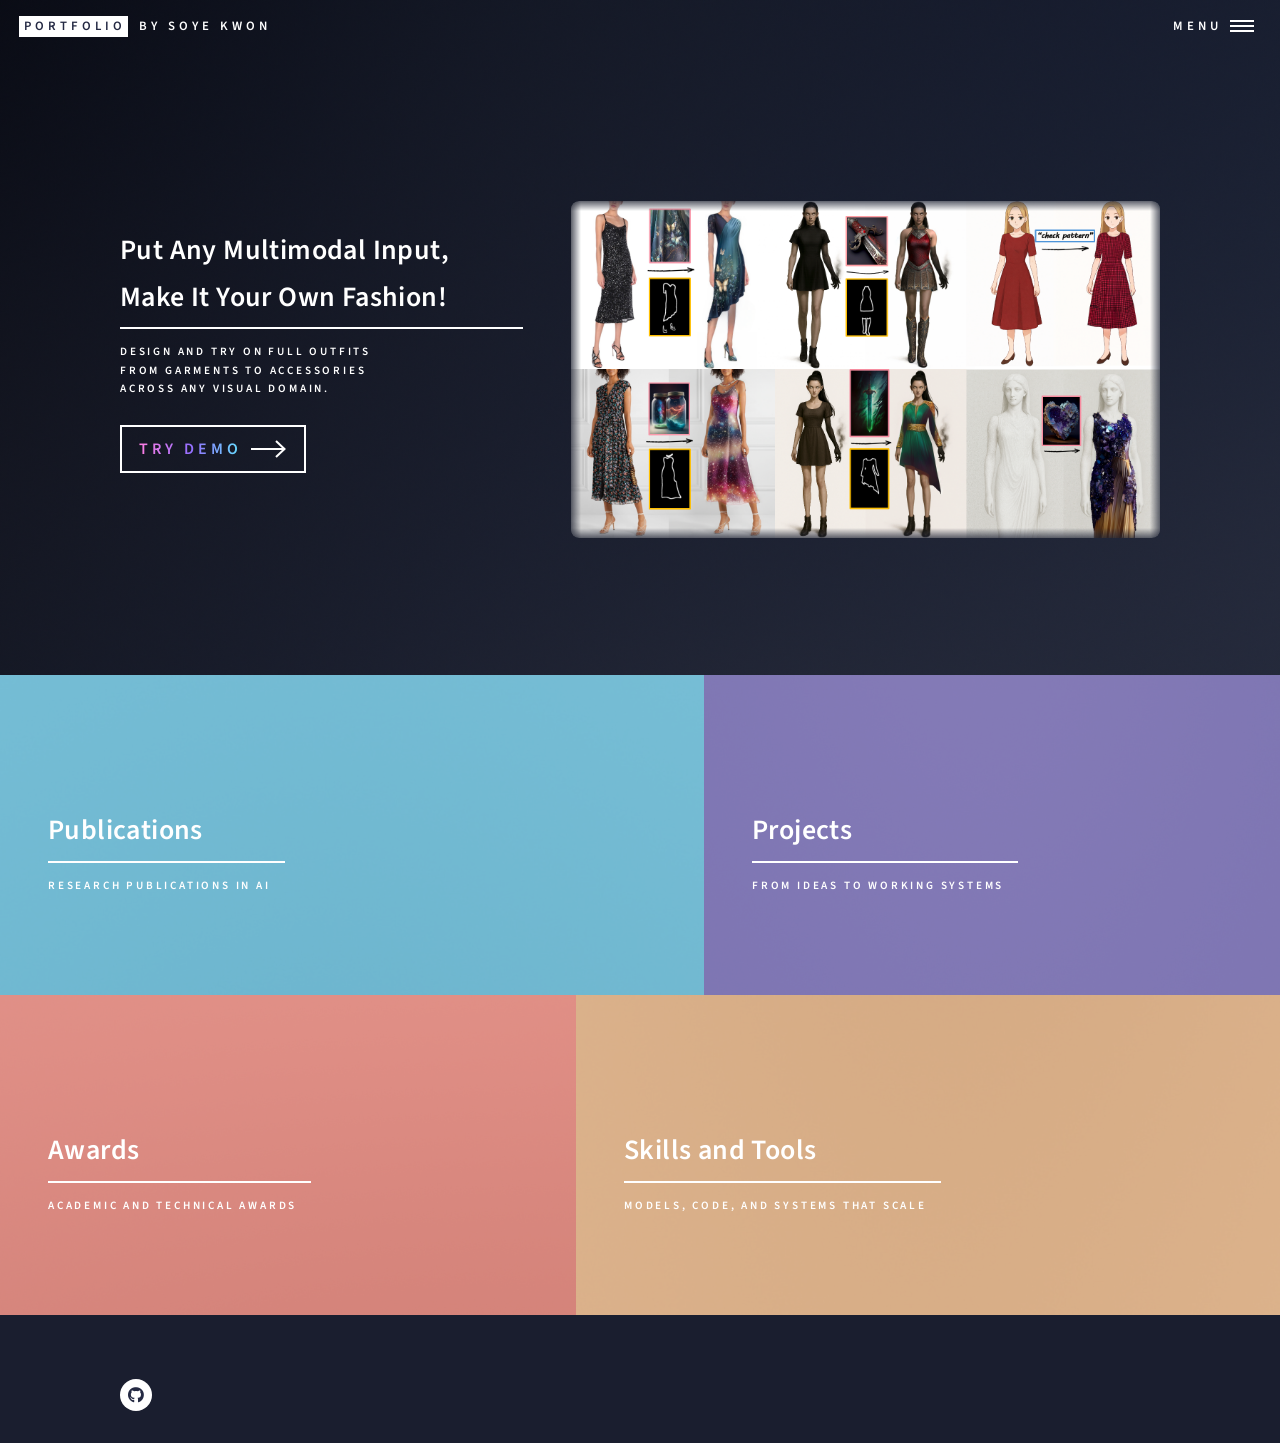
<file: index.html>
<!DOCTYPE HTML>
<!--
	Forty by HTML5 UP
	html5up.net | @ajlkn
	Free for personal and commercial use under the CCA 3.0 license (html5up.net/license)
-->
<html>
	<head>
		<title>PORTFOLIO</title>
		<meta charset="utf-8" />
		<meta name="viewport" content="width=device-width, initial-scale=1, user-scalable=no" />
		<link rel="stylesheet" href="assets/css/main.css" />
		<noscript><link rel="stylesheet" href="assets/css/noscript.css" /></noscript>
	</head>
	<body class="is-preload">

		<!-- Wrapper -->
			<div id="wrapper">

				<!-- Header -->
					<header id="header" class="alt">
						<a href="index.html" class="logo"><strong>Portfolio</strong> <span>by Soye Kwon</span></a>
						<nav>
							<a href="#menu">Menu</a>
						</nav>
					</header>

				<!-- Menu -->
					<nav id="menu">
						<ul class="links">
							<li><a href="index.html">Home</a></li>
							<li><a href="publications.html">Publications</a></li>
							<li><a href="projects.html">Projects</a></li>
							<li><a href="awards.html">Awards</a></li>
						</ul>
					</nav>

					<section id="banner" class="major">
						<div class="inner banner-wrap">
					  
						  <div class="banner-left">
							<header class="major">
							  <h2>Put Any Multimodal Input,<br>Make It Your Own Fashion!</h2>
							</header>
					  
							<div class="content">
							  <p>
								Design and try on full outfits<br>
								from garments to accessories<br>
								across any visual domain.
							  </p>
							  <ul class="actions">
								<li style="padding: 0;"><a href="https://huggingface.co/spaces/soye/VISTA" class="button next scrolly"><p style="font-size:1rem; line-height:3; background: linear-gradient(90deg,#ff7ee3,#956eff,#64e0ff);
									-webkit-background-clip: text; background-clip: text;
									-webkit-text-fill-color: transparent; color: transparent;">Try Demo</p></a></li>
							  </ul>
							</div>
						  </div>

						  <div class="banner-right">
							<img src="images/feat_teaser.png" alt="FEAT teaser" class="banner-img edge-fade">
						  </div>
					  
						</div>
					  </section>
					  

				<!-- Main -->
					<div id="main">

						<!-- One -->
							<section id="one" class="tiles">
								<article>
									<span class="image">
										<img src="images/pic01.jpg" alt="" />
									</span>
									<header class="major">
										<h3><a href="publications.html" class="link">Publications</a></h3>
										<p>Research publications in AI</p>
									</header>
								</article>
								  
								<article>
									<span class="image">
										<img src="images/pic02.jpg" alt="" />
									</span>
									<header class="major">
										<h3><a href="projects.html" class="link">Projects</a></h3>
										<p>From ideas to working systems</p>
									</header>
								</article>
								<article>
									<span class="image">
										<img src="images/pic03.jpg" alt="" />
									</span>
									<header class="major">
										<h3><a href="awards.html" class="link">Awards</a></h3>
										<p>Academic and technical awards</p>
									</header>
								</article>
								<article>
									<span class="image">
										<img src="images/pic04.jpg" alt="" />
									</span>
									<header class="major">
										<h3><a href="skills.html" class="link">Skills and Tools</a></h3>
										<p>Models, code, and systems that scale</p>
									</header>
								</article>
							</section>

					</div>
					<footer id="footer">
						<div class="inner">
							<ul class="icons">
								<!-- <li><a href="#" class="icon brands alt fa-twitter"><span class="label">Twitter</span></a></li>
								<li><a href="#" class="icon brands alt fa-facebook-f"><span class="label">Facebook</span></a></li> -->
								<!-- <li><a href="#" class="icon brands alt fa-instagram"><span class="label">Instagram</span></a></li> -->
								<li><a href="https://github.com/soyekwon" class="icon brands alt fa-github"><span class="label">GitHub</span></a></li>
								<!-- <li><a href="#" class="icon brands alt fa-linkedin-in"><span class="label">LinkedIn</span></a></li> -->
							</ul>
							<!-- <ul class="copyright">
								<li>&copy; Untitled</li><li>Design: <a href="https://html5up.net">HTML5 UP</a></li>
							</ul> -->
						</div>
					</footer>
			</div>

		<!-- Scripts -->
			<script src="assets/js/jquery.min.js"></script>
			<script src="assets/js/jquery.scrolly.min.js"></script>
			<script src="assets/js/jquery.scrollex.min.js"></script>
			<script src="assets/js/browser.min.js"></script>
			<script src="assets/js/breakpoints.min.js"></script>
			<script src="assets/js/util.js"></script>
			<script src="assets/js/main.js"></script>

	</body>
</html>
</file>
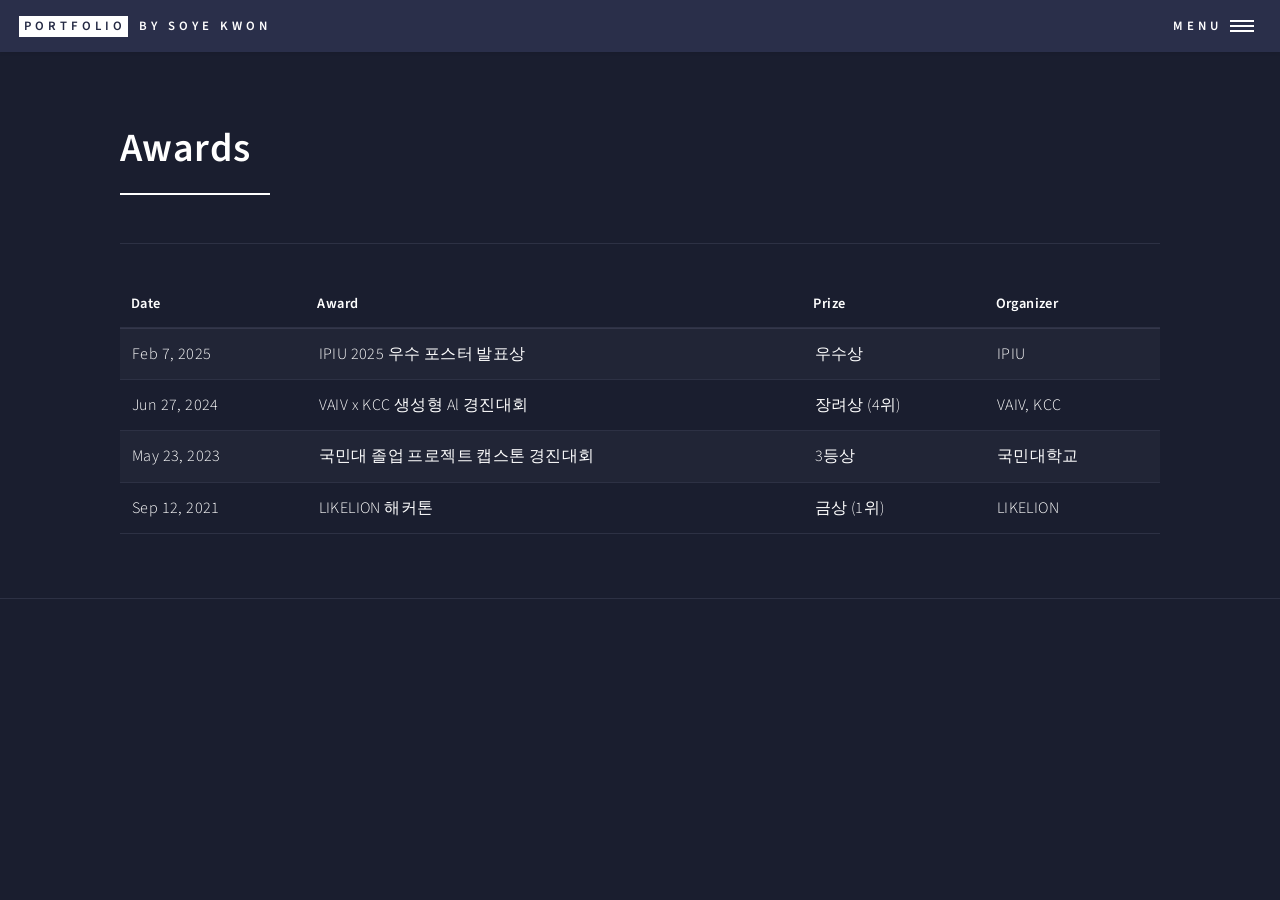
<file: awards.html>
<!DOCTYPE HTML>

<html>
	<head>
		<title>PORTFOLIO</title>
		<meta charset="utf-8" />
		<meta name="viewport" content="width=device-width, initial-scale=1, user-scalable=no" />
		<link rel="stylesheet" href="assets/css/main.css" />
		<noscript><link rel="stylesheet" href="assets/css/noscript.css" /></noscript>
	</head>
	<body class="is-preload">

		<!-- Wrapper -->
			<div id="wrapper">

				<!-- Header -->
					<header id="header">
						<a href="index.html" class="logo"><strong>Portfolio</strong> <span>by Soye Kwon</span></a>
						<nav>
							<a href="#menu">MENU</a>
						</nav>
					</header>

				<!-- Menu -->
					<nav id="menu">
						<ul class="links">
							<li><a href="index.html">Home</a></li>
							<li><a href="publications.html">Publications</a></li>
							<li><a href="projects.html">Projects</a></li>
							<li><a href="awards.html">Awards</a></li>
							<li><a href="skills.html">Skills and Tools</a></li>
						</ul>
					</nav>

				<!-- Main -->
					<div id="main" class="alt">

						<!-- One -->
							<section id="one">
								<div class="inner">
									<header class="major">
										<h1>Awards</h1>
									</header>

									

									<hr class="major" />


<!-- Awards -->
<!-- <section id="awards">
  <header class="major">
    <h2>Awards</h2>
  </header> -->

  <div class="table-wrapper">
    <table>
      <thead>
        <tr>
          <th>Date</th>
          <th>Award</th>
          <th>Prize</th>
          <th>Organizer</th>
        </tr>
      </thead>
      <tbody>
        <tr>
          <td>Feb 7, 2025</td>
          <td>IPIU 2025 우수 포스터 발표상</td>
          <td>우수상</td>
          <td>IPIU</td>
        </tr>
        <tr>
          <td>Jun 27, 2024</td>
          <td>VAIV x KCC 생성형 Al 경진대회</td>
          <td>장려상 (4위)</td>
          <td>VAIV, KCC</td>
        </tr>
        <tr>
          <td>May 23, 2023</td>
          <td>국민대 졸업 프로젝트 캡스톤 경진대회</td>
          <td>3등상</td>
          <td>국민대학교</td>
        </tr>
        <tr>
          <td>Sep 12, 2021</td>
          <td>LIKELION 해커톤</td>
          <td>금상 (1위)</td>
          <td>LIKELION</td>
        </tr>
      </tbody>
    </table>
  </div>
</section>


									
												
		<!-- Scripts -->
			<script src="assets/js/jquery.min.js"></script>
			<script src="assets/js/jquery.scrolly.min.js"></script>
			<script src="assets/js/jquery.scrollex.min.js"></script>
			<script src="assets/js/browser.min.js"></script>
			<script src="assets/js/breakpoints.min.js"></script>
			<script src="assets/js/util.js"></script>
			<script src="assets/js/main.js"></script>

	</body>
</html>
</file>
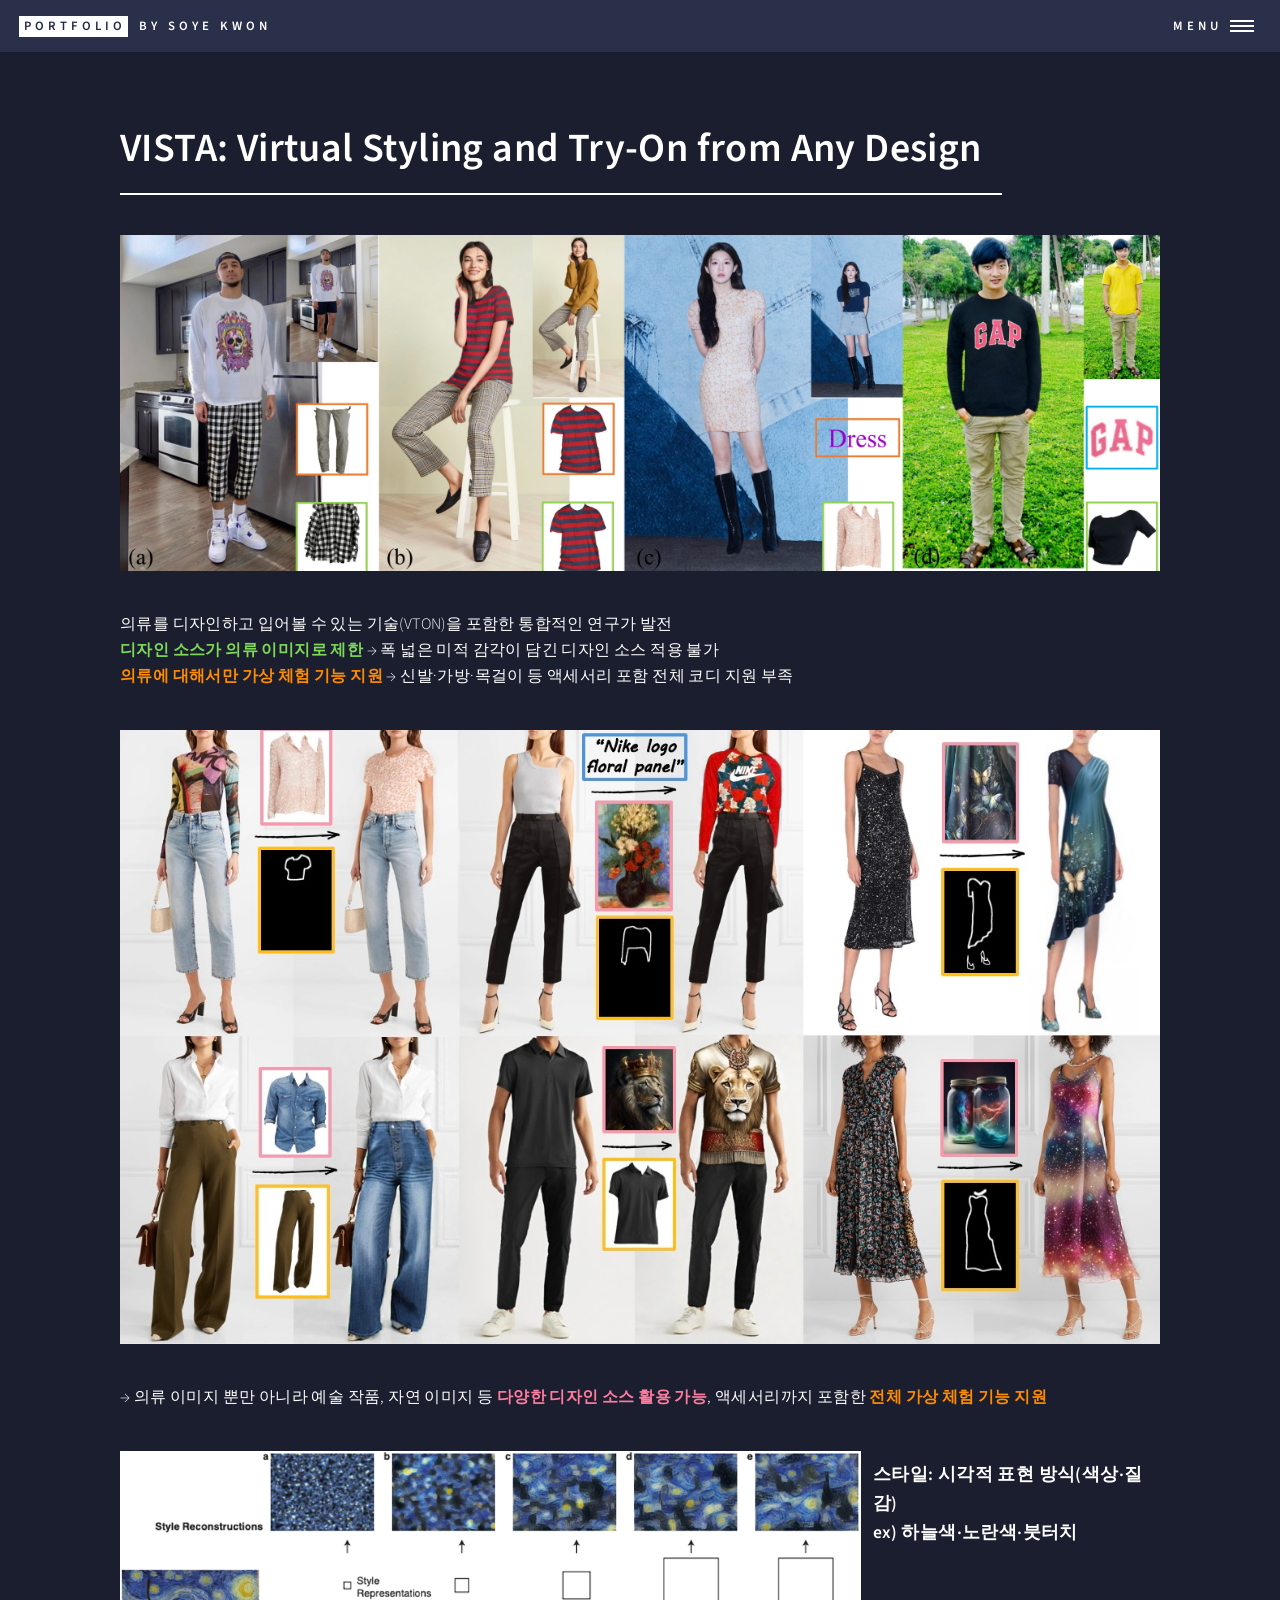
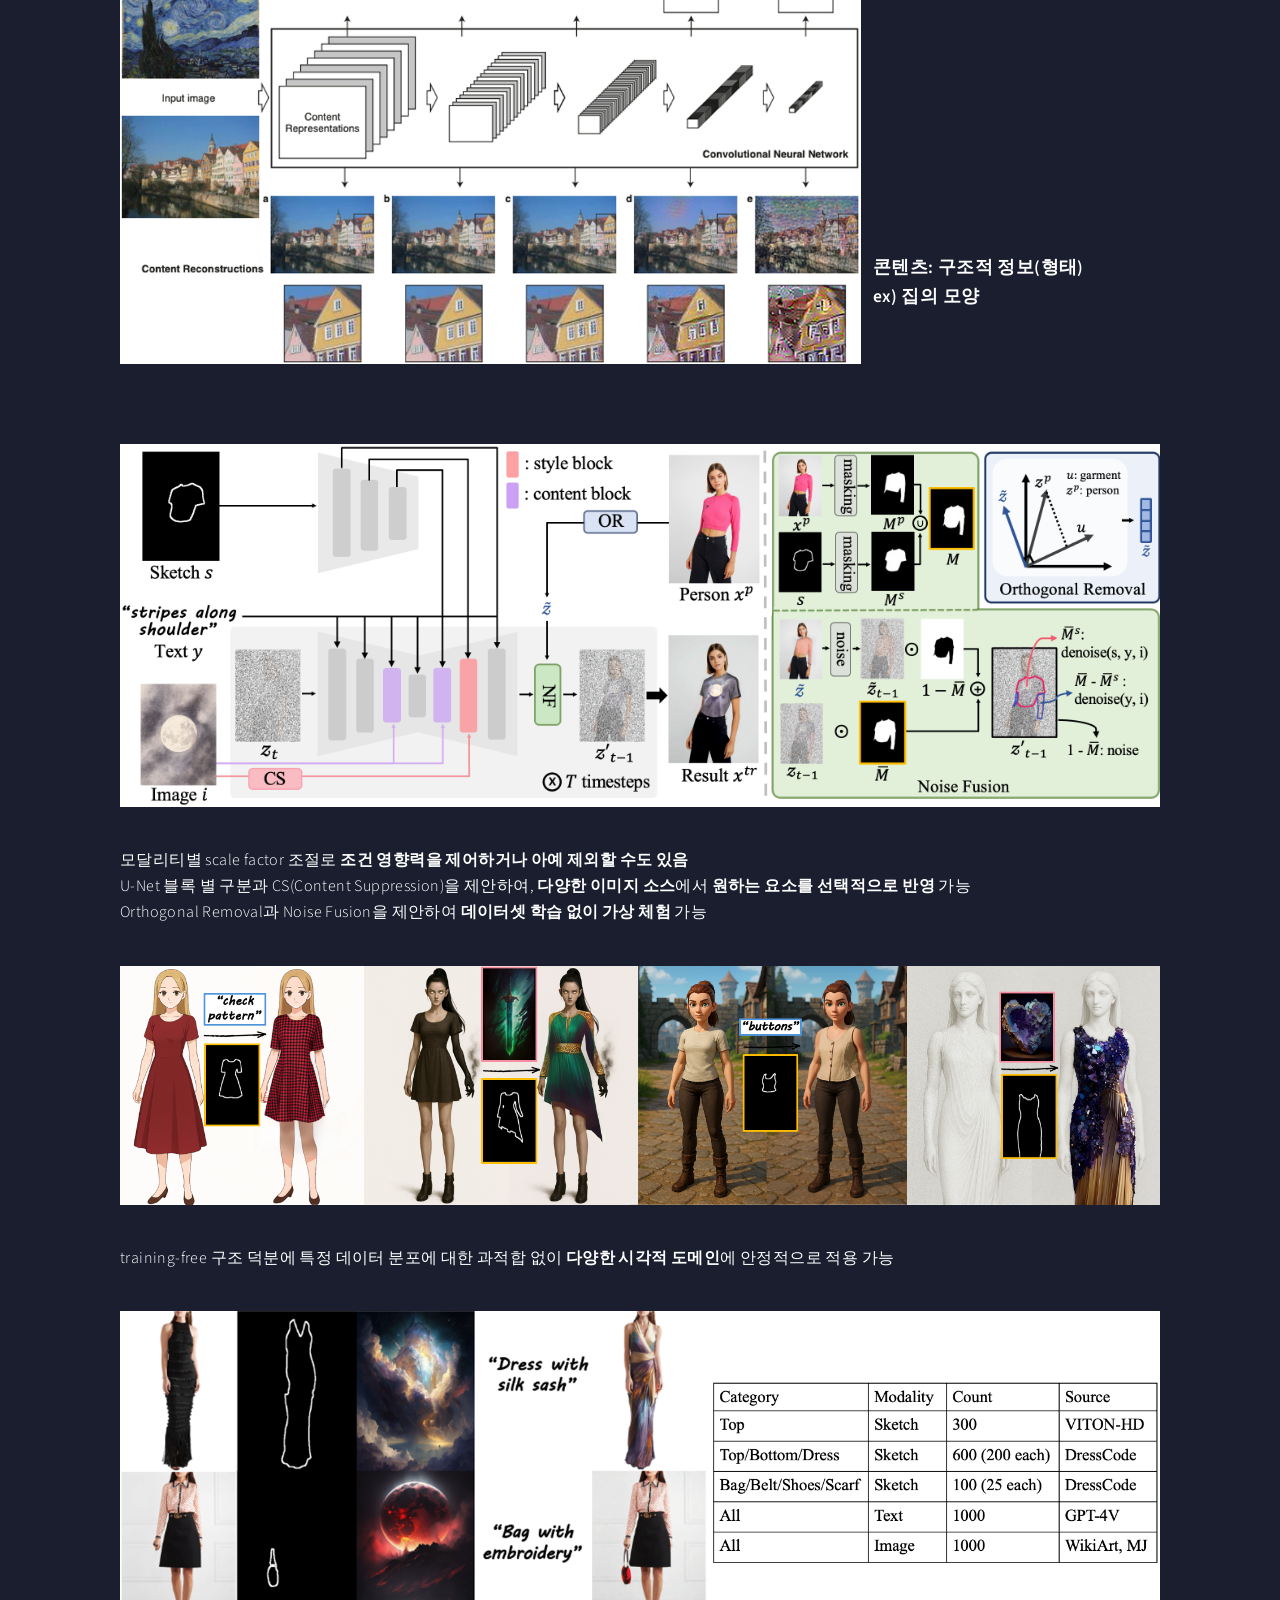
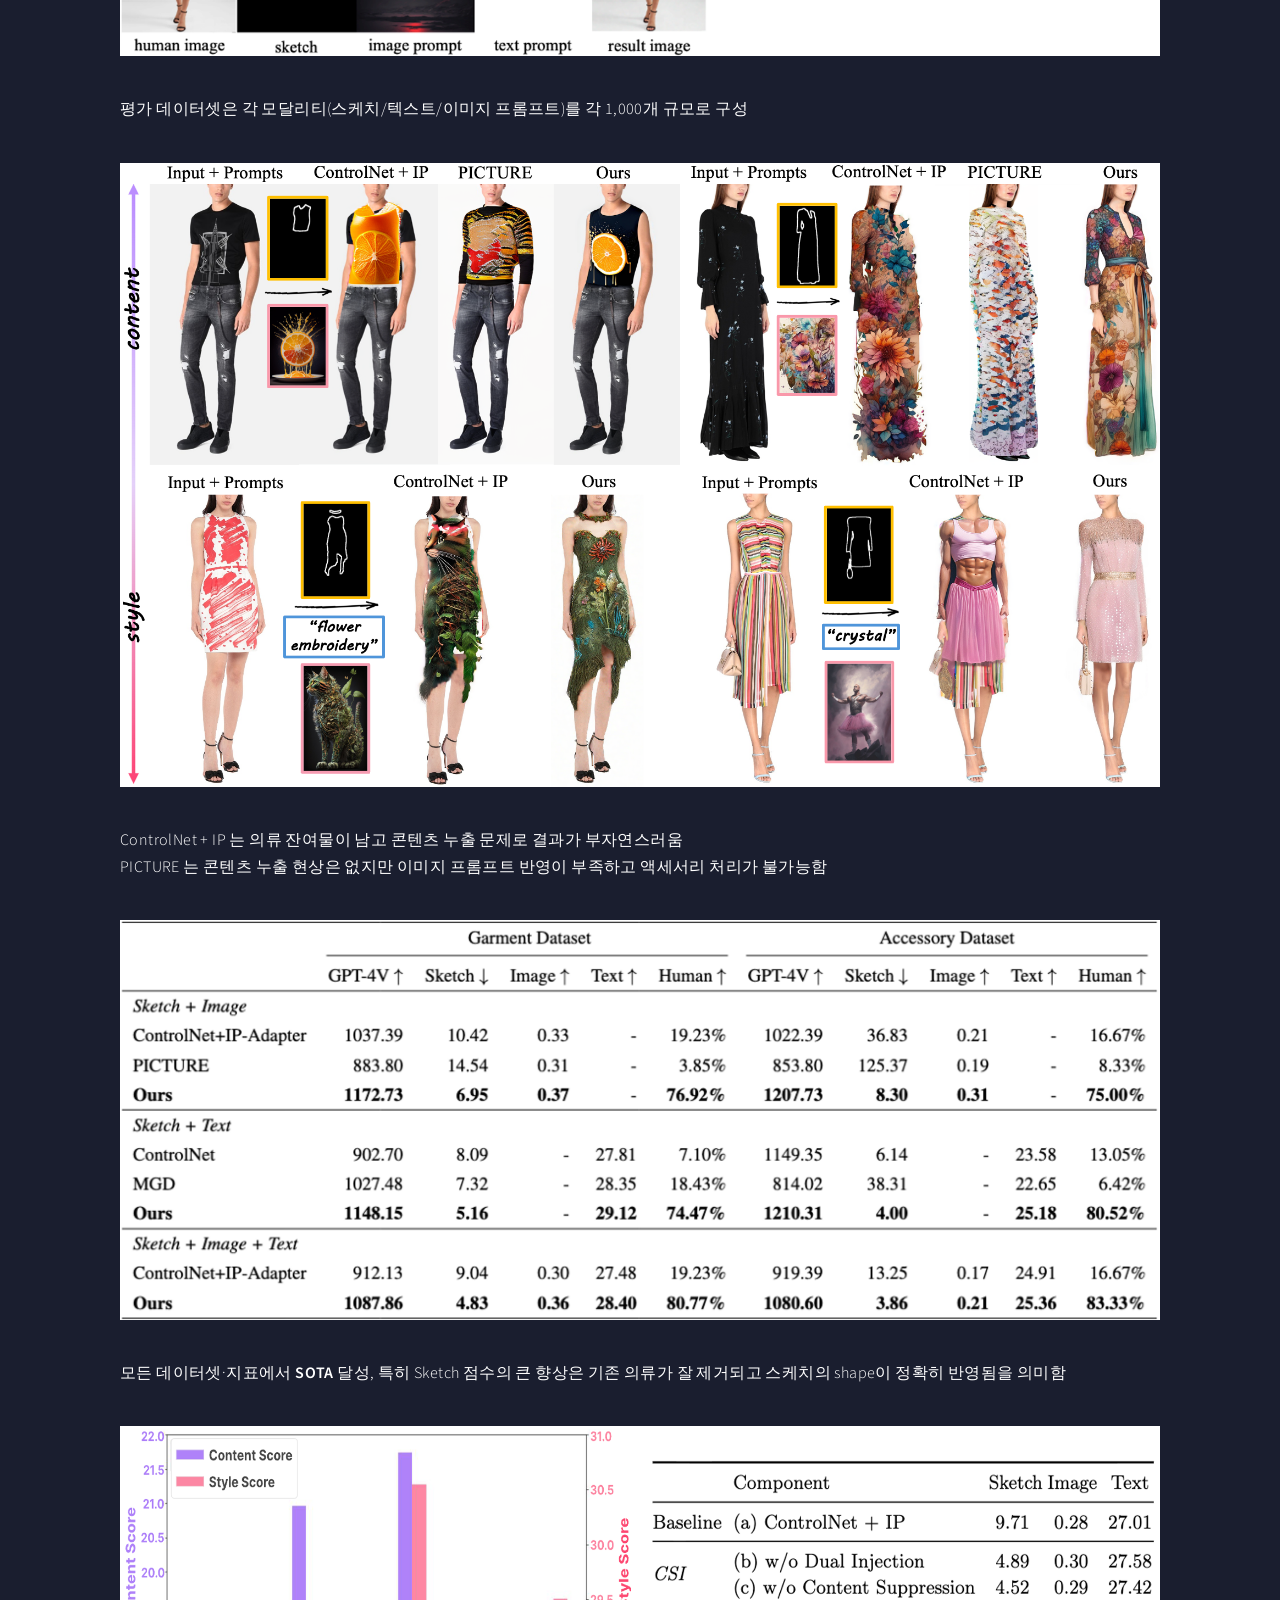
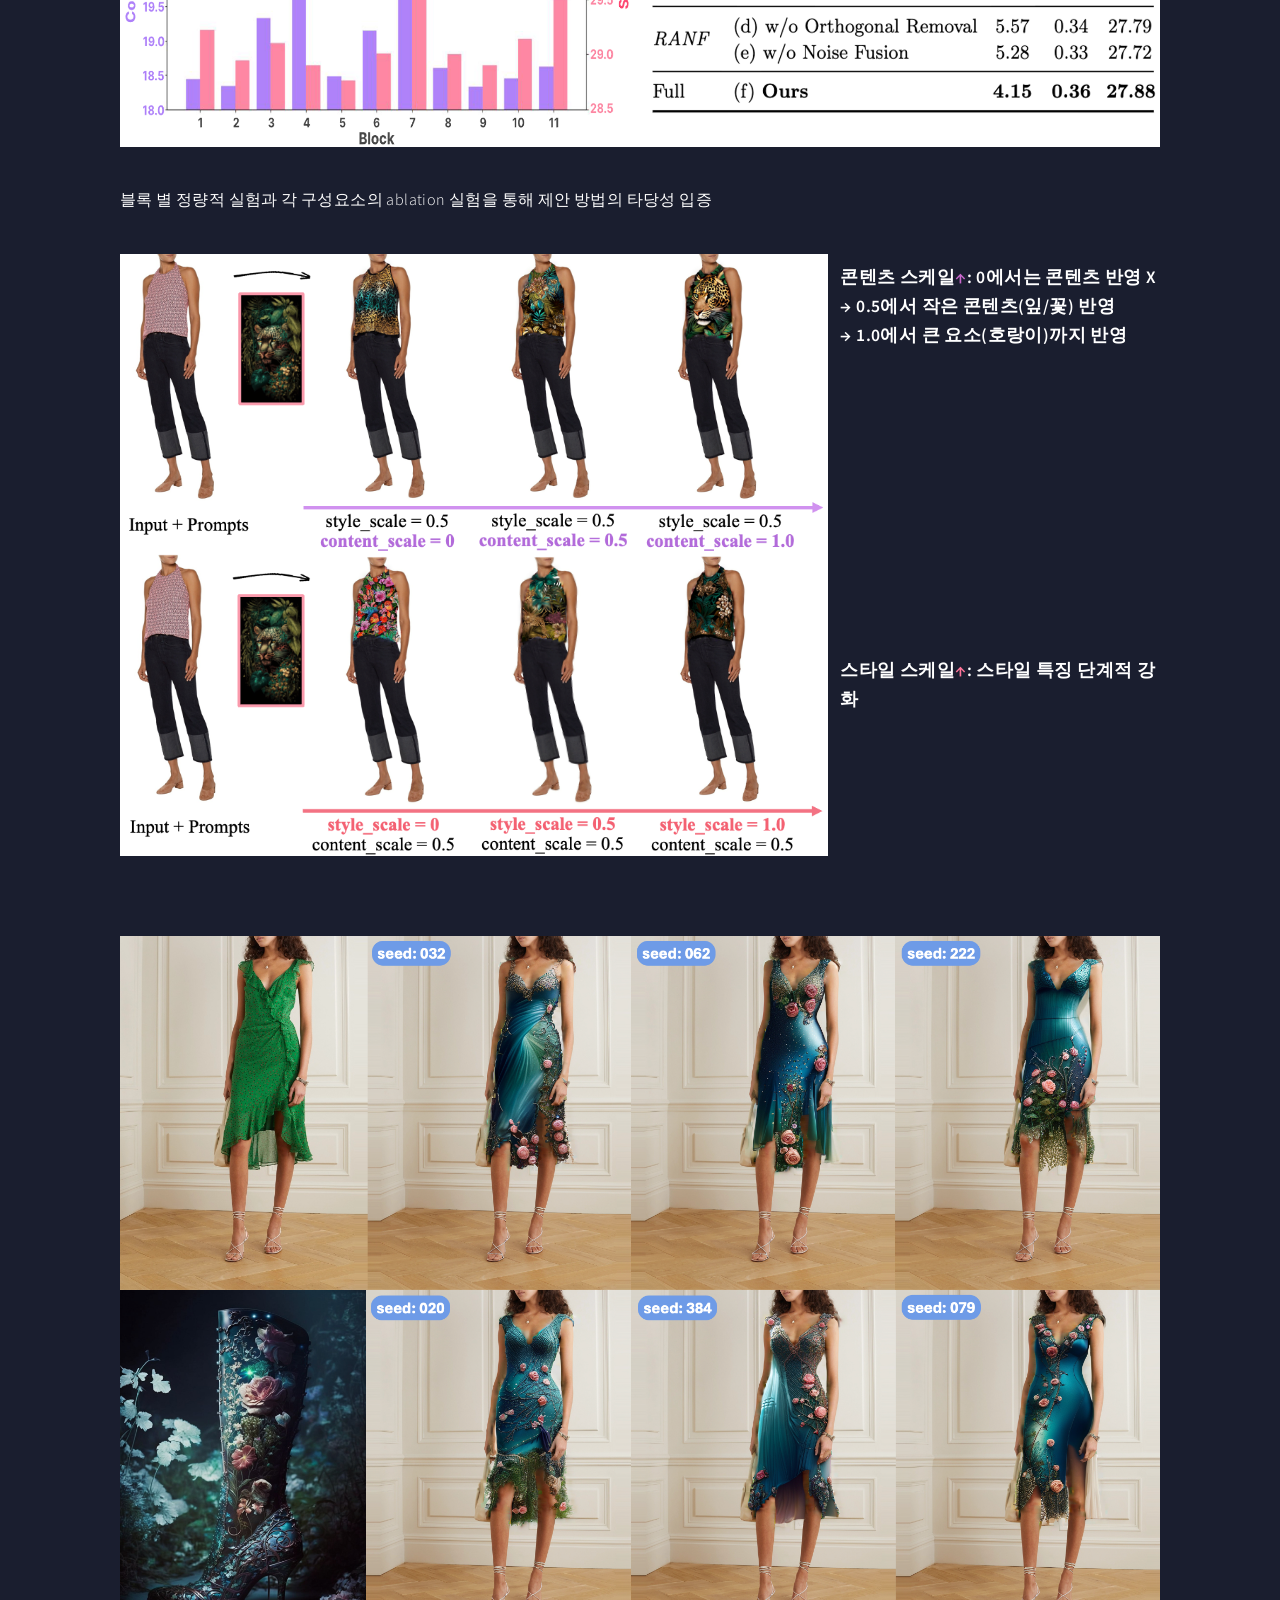
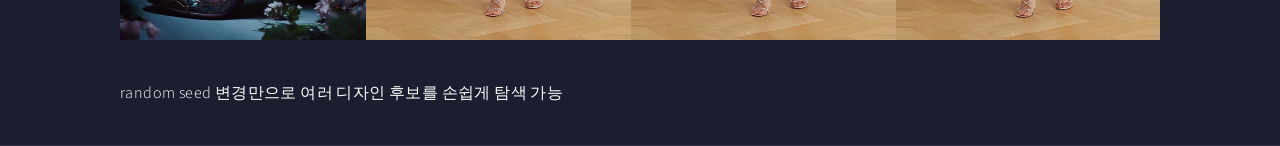
<file: generic.html>
<!DOCTYPE HTML>

<html>
	<head>
		<title>PORTFOLIO</title>
		<meta charset="utf-8" />
		<meta name="viewport" content="width=device-width, initial-scale=1, user-scalable=no" />
		<link rel="stylesheet" href="assets/css/main.css" />
		<noscript><link rel="stylesheet" href="assets/css/noscript.css" /></noscript>
	</head>
	<body class="is-preload">

		<Wrapper>
			<div id="wrapper">

				<!-- Header -->
					<header id="header">
						<a href="index.html" class="logo"><strong>Portfolio</strong> <span>by Soye Kwon</span></a>
						<nav>
							<a href="#menu">Menu</a>
						</nav>
					</header>

				<Menu>
					<nav id="menu">
						<ul class="links">
							<li><a href="index.html">Home</a></li>
							<li><a href="publications.html">Publications</a></li>
							<li><a href="projects.html">Projects</a></li>
							<li><a href="awards.html">Awards</a></li>
							<li><a href="skills.html">Skills and Tools</a></li>
						</ul>

					</nav> 

				<Main>
					<div id="main" class="alt">

						<!--One -->
							<section id="one">
								<div class="inner">
									<header class="major">
										<h1>VISTA: Virtual Styling and Try-On from Any Design</h1>
									</header>
									<span class="image main"><img src="images/picture.png" alt=""/></span>
									<p style="margin:0">의류를 디자인하고 입어볼 수 있는 기술(VTON)을 포함한 통합적인 연구가 발전</p>
									<p style="margin:0"><span style="color:#7ED957; font-weight:600;">디자인 소스가 의류 이미지로 제한</span> → 폭 넓은 미적 감각이 담긴 디자인 소스 적용 불가</p>
									<p style="margin:0"><span style="color:#ff8c00; font-weight:600;">의류에 대해서만 가상 체험 기능 지원</span> → 신발·가방·목걸이 등 액세서리 포함 전체 코디 지원 부족
									</p>
									<span class="image main"><img src="images/feat_teaser3.png" alt=""/></span>
									<p style="margin:0">→ 의류 이미지 뿐만 아니라 예술 작품, 자연 이미지 등 <span style="color:#ff7c9f; font-weight:600;">다양한 디자인 소스 활용 가능</span>, 액세서리까지 포함한 <span style="color:#ff8c00; font-weight:600;">전체 가상 체험 기능 지원</span></p>
									<div style="display:flex; gap: 12px;">
										<span class="image main" style="width: 73%;"><img src="images/sc.png" alt=""/></span>
										<div style="display:flex; flex-direction: column; gap: 18rem; margin: 3.1rem 0 0 0;">
											<h4>스타일: 시각적 표현 방식(색상·질감) <br> ex&#41; 하늘색·노란색·붓터치</h4>
											<h4>콘텐츠: 구조적 정보(형태) <br> ex&#41; 집의 모양</h4>
										</div>
									</div>
									<span class="image main"><img src="images/pipeline.png" alt=""/></span>
									<p style="margin:0">모달리티별 scale factor 조절로 <b>조건 영향력을 제어하거나 아예 제외할 수도 있음</b></p>
									<p style="margin:0">U-Net 블록 별 구분과 CS(Content Suppression)을 제안하여, <b>다양한 이미지 소스</b>에서 <b>원하는 요소를 선택적으로 반영</b> 가능</p>
									<p style="margin:0">Orthogonal Removal과 Noise Fusion을 제안하여 <b>데이터셋 학습 없이 가상 체험</b> 가능</p>
									<span class="image main"><img src="images/domain.png" alt=""/></span>
									<p style="margin:0">training-free 구조 덕분에 특정 데이터 분포에 대한 과적합 없이 <b>다양한 시각적 도메인</b>에 안정적으로 적용 가능</p>
									<span class="image main"><img src="images/eval_dataset.png" alt=""/></span>
									<p style="margin:0">평가 데이터셋은 각 모달리티(스케치/텍스트/이미지 프롬프트)를 각 1,000개 규모로 구성</p>
									<span class="image main"><img src="images/quan_results.png" alt=""/></span>
									<p style="margin:0">ControlNet + IP 는 의류 잔여물이 남고 콘텐츠 누출 문제로 결과가 부자연스러움</p>
									<p style="margin:0">PICTURE 는 콘텐츠 누출 현상은 없지만 이미지 프롬프트 반영이 부족하고 액세서리 처리가 불가능함</p>
									<span class="image main"><img src="images/qual_results.png" alt=""/></span>
									<p style="margin:0">모든 데이터셋·지표에서 <b>SOTA</b> 달성, 특히 Sketch 점수의 큰 향상은 기존 의류가 잘 제거되고 스케치의 shape이 정확히 반영됨을 의미함</p>
									<span class="image main"><img src="images/ablation_study.png" alt=""/></span>
									<p style="margin:0">블록 별 정량적 실험과 각 구성요소의 ablation 실험을 통해 제안 방법의 타당성 입증</p>
									<div style="display:flex; gap: 12px;">
										<span class="image main" style="width: 71%;"><img src="images/cs_control.png" alt=""/></span>
										<div style="display:flex; flex-direction: column; gap: 18rem; margin: 3.1rem 0 0 0;">
											<h4>콘텐츠 스케일<span style="color:#ee78eed3; font-weight:600;">&uarr;</span>: 0에서는 콘텐츠 반영 X <br> → 0.5에서 작은 콘텐츠(잎/꽃) 반영 <br> → 1.0에서 큰 요소(호랑이)까지 반영</h4>
											<h4>스타일 스케일<span style="color:#ff759a; font-weight:600;">↑</span>: 스타일 특징 단계적 강화</h4>
										</div>
									</div>
									<span class="image main"><img src="images/random_seed.png" alt=""/></span>
									<p style="margin:0">random seed 변경만으로 여러 디자인 후보를 손쉽게 탐색 가능</p>
									<p></p>
								</div>
							</section> 

					</div> 

				


			</div>

		<!-- Scripts -->
			<script src="assets/js/jquery.min.js"></script>
			<script src="assets/js/jquery.scrolly.min.js"></script>
			<script src="assets/js/jquery.scrollex.min.js"></script>
			<script src="assets/js/browser.min.js"></script>
			<script src="assets/js/breakpoints.min.js"></script>
			<script src="assets/js/util.js"></script>
			<script src="assets/js/main.js"></script>

	</body>
</html>
</file>
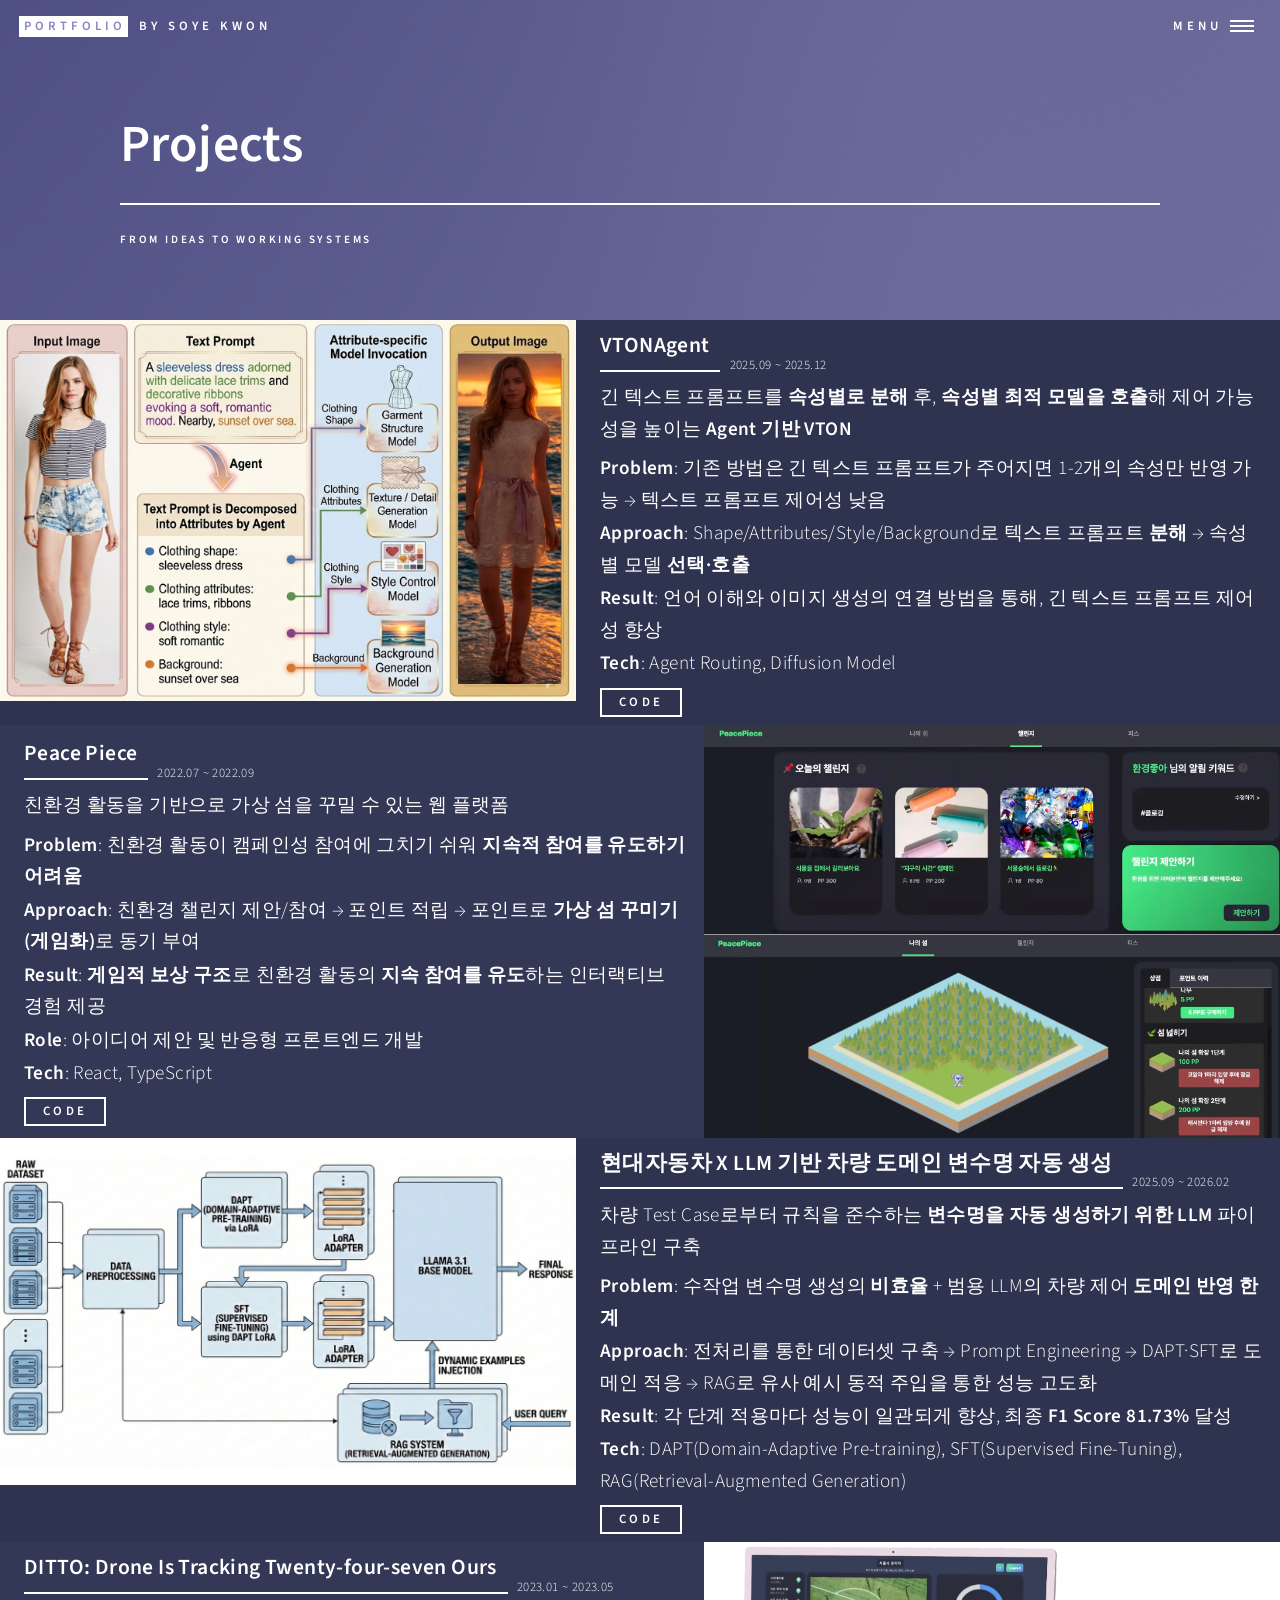
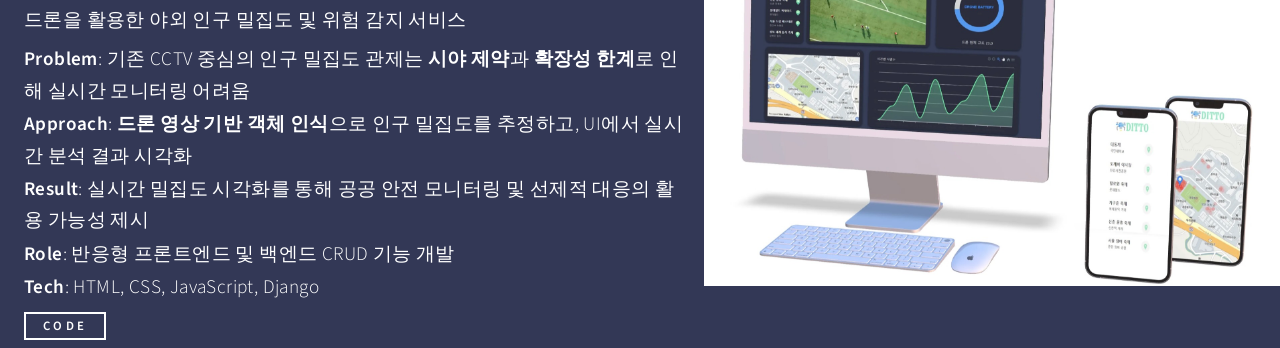
<file: projects.html>
<!DOCTYPE HTML>
<!--
	Forty by HTML5 UP
	html5up.net | @ajlkn
	Free for personal and commercial use under the CCA 3.0 license (html5up.net/license)
-->
<html>
	<head>
		<title>PORTFOLIO</title>
		<meta charset="utf-8" />
		<meta name="viewport" content="width=device-width, initial-scale=1, user-scalable=no" />
		<link rel="stylesheet" href="assets/css/main.css" />
		<noscript><link rel="stylesheet" href="assets/css/noscript.css" /></noscript>
	</head>
	<body class="is-preload">

		<!-- Wrapper -->
			<div id="wrapper">

				<!-- Header -->
				<!-- Note: The "styleN" class below should match that of the banner element. -->
					<header id="header" class="alt style2">
						<a href="index.html" class="logo"><strong>Portfolio</strong> <span>by Soye Kwon</span></a>
						<nav>
							<a href="#menu">Menu</a>
						</nav>
					</header>

				<!-- Menu -->
					<nav id="menu">
						<ul class="links">
							<li><a href="index.html">Home</a></li>
							<li><a href="publications.html">Publications</a></li>
							<li><a href="projects.html">Projects</a></li>
							<li><a href="awards.html">Awards</a></li>
							<li><a href="skills.html">Skills and Tools</a></li>
						</ul>
					</nav>

				<!-- Banner -->
				<!-- Note: The "styleN" class below should match that of the header element. -->
					<section id="banner" class="style2">
						<div class="inner">
							<span class="image">
								<img src="images/pic07.jpg" alt="" />
							</span>
							<header class="major">
								<h1>Projects</h1>
							</header>
							<div class="content">
								<p>From ideas to working systems</p>
							</div>
						</div>
					</section>

				<!-- Main -->
					<div id="main">

						<!-- Two -->
							<section id="two" class="spotlights">
			


										<!-- 1) VTONAgent -->
										<section>
											<a href="" class="image">
												<img src="images/vton_agent.png" alt="VTONAgent pipeline figure" data-position="center center" />
											</a>
											<div class="content">
												<div class="inner compact">
												

													<div style="display: flex; align-items: flex-start;">
														<header class="major" style="position: relative;">
															<h3>VTONAgent</h3>
													  
														  <span style="
															position: absolute;
															right: -1.25rem;
															bottom: 0.5em;
															transform: translateX(100%);
															font-size: 0.8rem;
														  ">
														  2025.09 ~ 2025.12
														  </span>
														</header>
													</div>
									
													<p style="font-size: 1.2rem;">긴 텍스트 프롬프트를 <b>속성별로 분해</b> 후, <b>속성별 최적 모델을 호출</b>해 제어 가능성을 높이는 <b>Agent 기반 VTON</b></p>
									
													<p style="font-size: 1.2rem; margin-bottom: 0.1rem;"><strong>Problem</strong>: 기존 방법은 긴 텍스트 프롬프트가 주어지면 1-2개의 속성만 반영 가능 → 텍스트 프롬프트 제어성 낮음</p>
													<p style="font-size: 1.2rem; margin-bottom: 0.1rem;"><strong>Approach</strong>: Shape/Attributes/Style/Background로 텍스트 프롬프트 <b>분해</b> → 속성별 모델 <b>선택·호출</b></p>
													<p style="font-size: 1.2rem; margin-bottom: 0.1rem;"><strong>Result</strong>: 언어 이해와 이미지 생성의 연결 방법을 통해, 긴 텍스트 프롬프트 제어성 향상</p>
													<p style="font-size: 1.2rem; margin-bottom: 0.1rem;"><strong>Tech</strong>: Agent Routing, Diffusion Model</p>
									
													<ul class="actions">
														<li><a href="https://github.com/soyekwon/VTONAgent" class="button">CODE</a></li>
													</ul>
												</div>
											</div>
										</section>

										<!-- 3) Peace Piece -->
										<section>
											<a href="" class="image">
												<img src="images/peace_piece.png" alt="Peace Piece UI" data-position="25% 25%" />
											</a>
											<div class="content">
												<div class="inner compact">

													<div style="display: flex; align-items: flex-start;">
														<header class="major" style="position: relative;">
															<h3>Peace Piece</h3>
													  
														  <span style="
															position: absolute;
															right: -1.25rem;
															bottom: 0.5em;
															transform: translateX(100%);
															font-size: 0.8rem;
														  ">
														  2022.07 ~ 2022.09
														  </span>
														</header>
													</div>
									
													<p style="font-size: 1.2rem;">친환경 활동을 기반으로 가상 섬을 꾸밀 수 있는 웹 플랫폼</p>
									
													<p style="font-size: 1.2rem; margin-bottom: 0.1rem;"><strong>Problem</strong>: 친환경 활동이 캠페인성 참여에 그치기 쉬워 <b>지속적 참여를 유도하기 어려움</b></p>
													<p style="font-size: 1.2rem; margin-bottom: 0.1rem;"><strong>Approach</strong>: 친환경 챌린지 제안/참여 → 포인트 적립 → 포인트로 <b>가상 섬 꾸미기(게임화)</b>로 동기 부여</p>
													<p style="font-size: 1.2rem; margin-bottom: 0.1rem;"><strong>Result</strong>: <b>게임적 보상 구조</b>로 친환경 활동의 <b>지속 참여를 유도</b>하는 인터랙티브 경험 제공</p>
													<p style="font-size: 1.2rem; margin-bottom: 0.1rem;"><strong>Role</strong>: 아이디어 제안 및 반응형 프론트엔드 개발</p>
													<p style="font-size: 1.2rem; margin-bottom: 0.1rem;"><strong>Tech</strong>: React, TypeScript</p>
									
													<ul class="actions">
														<li><a href="https://github.com/soyekwon/peacepiece_front" class="button">CODE</a></li>
													</ul>
												</div>
											</div>
										</section>
									
										<!-- 2) Hyundai: LLM 변수명 생성 -->
										<section>
											<a href="" class="image">
												<img src="images/hyundai.png" alt="LLM pipeline / dashboard" data-position="top center" />
											</a>
											<div class="content">
												<div class="inner compact">

													<div style="display: flex; align-items: flex-start;">
														<header class="major" style="position: relative;">
															<h3>현대자동차 X LLM 기반 차량 도메인 변수명 자동 생성</h3>
													  
														  <span style="
															position: absolute;
															right: -1.25rem;
															bottom: 0.5em;
															transform: translateX(100%);
															font-size: 0.8rem;
														  ">
														  2025.09 ~ 2026.02
														  </span>
														</header>
													</div>
									
													<p style="font-size: 1.2rem;">차량 Test Case로부터 규칙을 준수하는 <b>변수명을 자동 생성하기 위한 LLM</b> 파이프라인 구축</p>
									
													<p style="font-size: 1.2rem; margin-bottom: 0.1rem;"><strong>Problem</strong>: 수작업 변수명 생성의 <b>비효율</b> + 범용 LLM의 차량 제어 <b>도메인 반영 한계</b></p>
													<p style="font-size: 1.2rem; margin-bottom: 0.1rem;"><strong>Approach</strong>: 전처리를 통한 데이터셋 구축 → Prompt Engineering → DAPT·SFT로 도메인 적응 → RAG로 유사 예시 동적 주입을 통한 성능 고도화</p>
													<p style="font-size: 1.2rem; margin-bottom: 0.1rem;"><strong>Result</strong>: 각 단계 적용마다 성능이 일관되게 향상, 최종 <strong>F1 Score 81.73%</strong> 달성</p>
													<p style="font-size: 1.2rem; margin-bottom: 0.1rem;"><strong>Tech</strong>: DAPT(Domain-Adaptive Pre-training), SFT(Supervised Fine-Tuning), RAG(Retrieval-Augmented Generation)</p>
									
													<ul class="actions">
														<li><a href="https://github.com/soyekwon/varname-llm" class="button">CODE</a></li>
													</ul>
												</div>
											</div>
										</section>
									
										
									
										<!-- 4) DITTO -->
										<section>
											<a href="" class="image">
												<img src="images/ditto.jpg" alt="DITTO monitoring" data-position="top center" />
											</a>
											<div class="content">
												<div class="inner compact">

													<div style="display: flex; align-items: flex-start;">
														<header class="major" style="position: relative;">
															<h3>DITTO: Drone Is Tracking Twenty-four-seven Ours</h3>
													  
														  <span style="
															position: absolute;
															right: -1.25rem;
															bottom: 0.5em;
															transform: translateX(100%);
															font-size: 0.8rem;
														  ">
														  2023.01 ~ 2023.05
														  </span>
														</header>
													</div>
									
													<p style="font-size: 1.2rem;">드론을 활용한 야외 인구 밀집도 및 위험 감지 서비스</p>
									
													<p style="font-size: 1.2rem; margin-bottom: 0.1rem;"><strong>Problem</strong>: 기존 CCTV 중심의 인구 밀집도 관제는 <b>시야 제약</b>과 <b>확장성 한계</b>로 인해 실시간 모니터링 어려움</p>
													<p style="font-size: 1.2rem; margin-bottom: 0.1rem;"><strong>Approach</strong>: <b>드론 영상 기반 객체 인식</b>으로 인구 밀집도를 추정하고, UI에서 실시간 분석 결과 시각화</p>
													<p style="font-size: 1.2rem; margin-bottom: 0.1rem;"><strong>Result</strong>: 실시간 밀집도 시각화를 통해 공공 안전 모니터링 및 선제적 대응의 활용 가능성 제시</p>
													<p style="font-size: 1.2rem; margin-bottom: 0.1rem;"><strong>Role</strong>: 반응형 프론트엔드 및 백엔드 CRUD 기능 개발</p>
													<p style="font-size: 1.2rem; margin-bottom: 0.1rem;"><strong>Tech</strong>: HTML, CSS, JavaScript, Django</p>
									
													<ul class="actions">
														<li><a href="https://github.com/soyekwon/capstone-2023-26" class="button">CODE</a></li>
													</ul>
												</div>
											</div>
										</section>
									
									
									
								


							</section>

						<!-- Three -->

					</div>

				<!-- Contact -->

			</div>

		<!-- Scripts -->
			<script src="assets/js/jquery.min.js"></script>
			<script src="assets/js/jquery.scrolly.min.js"></script>
			<script src="assets/js/jquery.scrollex.min.js"></script>
			<script src="assets/js/browser.min.js"></script>
			<script src="assets/js/breakpoints.min.js"></script>
			<script src="assets/js/util.js"></script>
			<script src="assets/js/main.js"></script>

	</body>

</html>
</file>
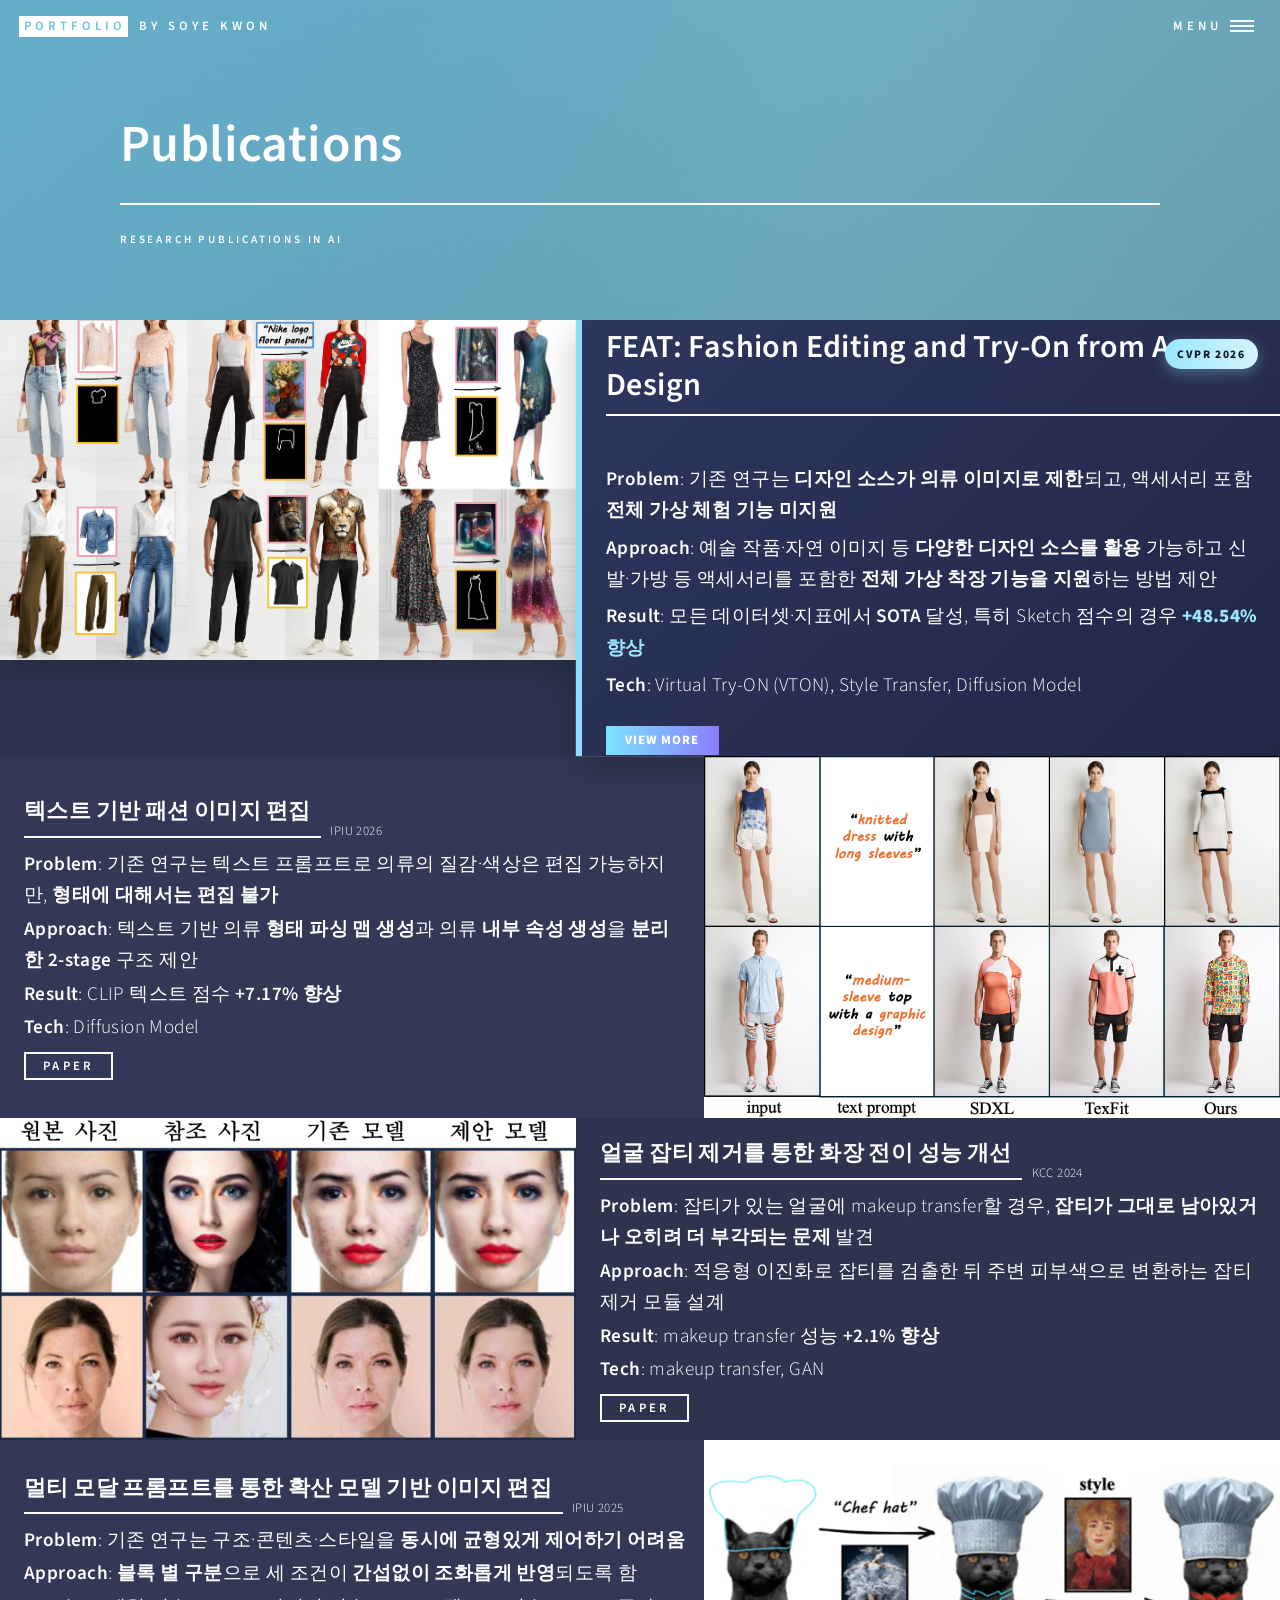
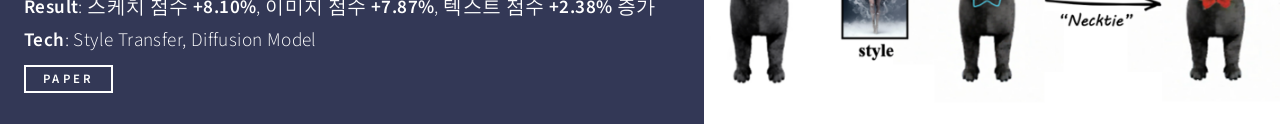
<file: publications.html>
<!DOCTYPE HTML>
<html>
	<head>
		<title>PORTFOLIO</title>
		<meta charset="utf-8" />
		<meta name="viewport" content="width=device-width, initial-scale=1, user-scalable=no" />
		<link rel="stylesheet" href="assets/css/main.css" />
		<noscript><link rel="stylesheet" href="assets/css/noscript.css" /></noscript>

		<style>
			/* FEAT featured paper */
			.featured-paper .content {
				position: relative;
				background: linear-gradient(135deg, rgba(46, 54, 94, 0.98), rgba(34, 39, 72, 0.98));
				border-left: 6px solid #8fdcff;
				box-shadow: 0 0 0 1px rgba(143, 220, 255, 0.18), 0 12px 35px rgba(0, 0, 0, 0.22);
			}

			.featured-paper .content::before {
				content: "CVPR 2026";
				position: absolute;
				top: 1.2rem;
				right: 1.4rem;
				padding: 0.35rem 0.75rem;
				border-radius: 999px;
				font-size: 0.72rem;
				font-weight: 800;
				letter-spacing: 0.14em;
				color: #0d1b2a;
				background: linear-gradient(90deg, #9be7ff, #d6f4ff);
				box-shadow: 0 4px 14px rgba(155, 231, 255, 0.35);
				z-index: 2;
			}

			.paper-header {
				display: flex;
				justify-content: space-between;
				align-items: flex-start;
				gap: 1rem;
				flex-wrap: wrap;
			}

			.paper-header .major {
				margin-bottom: 0.8rem;
			}

			.paper-header h3 {
				margin-bottom: 0.25rem;
				font-size: 2rem;
				line-height: 1.2;
			}

			.paper-badges {
				display: flex;
				gap: 0.5rem;
				flex-wrap: wrap;
				align-items: center;
				margin-top: 0.2rem;
			}

			.conference-badge,
			.accept-badge {
				display: inline-flex;
				align-items: center;
				justify-content: center;
				padding: 0.45rem 0.8rem;
				border-radius: 999px;
				font-size: 0.8rem;
				font-weight: 800;
				letter-spacing: 0.08em;
				text-transform: uppercase;
			}

			.conference-badge.top-tier {
				color: #ffffff;
				background: linear-gradient(90deg, #5fd0ff, #6f86ff);
				box-shadow: 0 6px 18px rgba(95, 208, 255, 0.3);
			}

			.accept-badge {
				color: #0f2a1f;
				background: #b8ffd8;
				box-shadow: 0 6px 18px rgba(184, 255, 216, 0.22);
			}

			.highlight-line {
				display: inline-block;
				margin: 0 0 1rem 0;
				padding: 0.45rem 0.9rem;
				border-radius: 0.5rem;
				font-size: 0.95rem;
				font-weight: 700;
				letter-spacing: 0.04em;
				color: #dff7ff;
				background: rgba(143, 220, 255, 0.12);
				border: 1px solid rgba(143, 220, 255, 0.22);
			}

			.featured-metric {
				color: #9be7ff;
				font-weight: 800;
			}

			.featured-paper p {
				font-size: 1.2rem;
				margin-bottom: 0.35rem;
			}

			.featured-paper .actions {
				margin-top: 1.5rem;
			}

			.featured-button {
				background: linear-gradient(90deg, #7de2ff, #8a7dff) !important;
				border: none !important;
				color: #ffffff !important;
				font-weight: 800;
				letter-spacing: 0.08em;
				box-shadow: 0 8px 22px rgba(122, 172, 255, 0.35);
			}

			.featured-button:hover {
				transform: translateY(-2px);
				box-shadow: 0 12px 28px rgba(122, 172, 255, 0.42);
			}

			.featured-paper .image img {
				box-shadow: 0 10px 30px rgba(0, 0, 0, 0.18);
			}

			@media screen and (max-width: 980px) {
				.paper-header h3 {
					font-size: 1.6rem;
				}

				.featured-paper .content::before {
					top: 0.9rem;
					right: 1rem;
					font-size: 0.65rem;
				}
			}
		</style>
	</head>
	<body class="is-preload">

		<div id="wrapper">

			<header id="header" class="alt style1">
				<a href="index.html" class="logo"><strong>Portfolio</strong> <span>by Soye Kwon</span></a>
				<nav>
					<a href="#menu">Menu</a>
				</nav>
			</header>

			<nav id="menu">
				<ul class="links">
					<li><a href="index.html">Home</a></li>
					<li><a href="publications.html">Publications</a></li>
					<li><a href="projects.html">Projects</a></li>
					<li><a href="awards.html">Awards</a></li>
					<li><a href="skills.html">Skills and Tools</a></li>
				</ul>
			</nav>

			<section id="banner" class="style1">
				<div class="inner">
					<span class="image">
						<img src="images/pic07.jpg" alt="" />
					</span>
					<header class="major">
						<h1>Publications</h1>
					</header>
					<div class="content">
						<p>Research publications in AI</p>
					</div>
				</div>
			</section>

			<div id="main">
				<section id="two" class="spotlights">

					<section class="featured-paper">
						<a href="generic.html" class="image">
							<img src="images/feat_teaser3.png" alt="" data-position="center center" style="width: 100%;" />
						</a>
						<div class="content">
							<div class="inner compact">
								<div class="paper-header">
									<header class="major">
										<h3>FEAT: Fashion Editing and Try-On from Any Design</h3>
									</header>
									<div class="paper-badges">
										<!-- <span class="conference-badge top-tier">CVPR 2026</span> -->
										<!-- <span class="accept-badge">Accepted</span> -->
									</div>
								</div>

								<!-- <p class="highlight-line">Top-tier computer vision conference accepted paper</p> -->

								<p><strong>Problem</strong>: 기존 연구는 <b>디자인 소스가 의류 이미지로 제한</b>되고, 액세서리 포함 <b>전체 가상 체험 기능 미지원</b></p>
								<p><strong>Approach</strong>: 예술 작품·자연 이미지 등 <b>다양한 디자인 소스를 활용</b> 가능하고 신발·가방 등 액세서리를 포함한 <b>전체 가상 착장 기능을 지원</b>하는 방법 제안</p>
								<p><strong>Result</strong>: 모든 데이터셋·지표에서 <b>SOTA</b> 달성, 특히 Sketch 점수의 경우 <span class="featured-metric">+48.54% 향상</span></p>
								<p><strong>Tech</strong>: Virtual Try-ON (VTON), Style Transfer, Diffusion Model</p>

								<ul class="actions">
									<li><a href="generic.html" class="button primary featured-button" style="margin:0;">View More</a></li>
								</ul>
							</div>
						</div>
					</section>

					<section>
						<a href="" class="image">
							<img src="images/pic12.png" alt="" data-position="25% 25%" />
						</a>
						<div class="content">
							<div class="inner compact">

								<div style="display: flex; align-items: flex-start;">
									<header class="major" style="position: relative;">
										<h3>텍스트 기반 패션 이미지 편집</h3>
										<span style="
											position: absolute;
											right: -1.25rem;
											bottom: 0.5em;
											transform: translateX(100%);
											font-size: 0.8rem;
										">
											IPIU 2026
										</span>
									</header>
								</div>

								<p style="font-size: 1.2rem; margin-bottom: 0.1rem;"><strong>Problem</strong>: 기존 연구는 텍스트 프롬프트로 의류의 질감·색상은 편집 가능하지만, <b>형태에 대해서는 편집 불가</b></p>
								<p style="font-size: 1.2rem; margin-bottom: 0.1rem;"><strong>Approach</strong>: 텍스트 기반 의류 <b>형태 파싱 맵 생성</b>과 의류 <b>내부 속성 생성</b>을 <b>분리한 2-stage</b> 구조 제안</p>
								<p style="font-size: 1.2rem; margin-bottom: 0.1rem;"><strong>Result</strong>: CLIP 텍스트 점수 <b>+7.17% 향상</b></p>
								<p style="font-size: 1.2rem; margin-bottom: 0.1rem;"><strong>Tech</strong>: Diffusion Model</p>

								<ul class="actions">
									<li><a href="https://drive.google.com/file/d/1jI4Qgtiqjb8P7tT1T_7QZ0kPs3pJULaX/view?usp=sharing" class="button">paper</a></li>
								</ul>
							</div>
						</div>
					</section>

					<section>
						<a href="" class="image">
							<img src="images/makeup.png" alt="" data-position="top center" />
						</a>
						<div class="content">
							<div class="inner compact">
								<div style="display: flex; align-items: flex-start;">
									<header class="major" style="position: relative;">
										<h3>얼굴 잡티 제거를 통한 화장 전이 성능 개선</h3>
										<span style="
											position: absolute;
											right: -1.25rem;
											bottom: 0.5em;
											transform: translateX(100%);
											font-size: 0.8rem;
										">
											KCC 2024
										</span>
									</header>
								</div>

								<p style="font-size: 1.2rem; margin-bottom: 0.1rem;"><strong>Problem</strong>: 잡티가 있는 얼굴에 makeup transfer할 경우, <b>잡티가 그대로 남아있거나 오히려 더 부각되는 문제</b> 발견</p>
								<p style="font-size: 1.2rem; margin-bottom: 0.1rem;"><strong>Approach</strong>: 적응형 이진화로 잡티를 검출한 뒤 주변 피부색으로 변환하는 잡티 제거 모듈 설계</p>
								<p style="font-size: 1.2rem; margin-bottom: 0.1rem;"><strong>Result</strong>: makeup transfer 성능 <b>+2.1% 향상</b></p>
								<p style="font-size: 1.2rem; margin-bottom: 0.1rem;"><strong>Tech</strong>: makeup transfer, GAN</p>

								<ul class="actions">
									<li><a href="https://www.dbpia.co.kr/journal/articleDetail?nodeId=NODE11737054" class="button">paper</a></li>
								</ul>
							</div>
						</div>
					</section>

					<section>
						<a href="" class="image">
							<img src="images/pic11.png" alt="" data-position="25% 25%" />
						</a>
						<div class="content">
							<div class="inner compact">

								<div style="display: flex; align-items: flex-start;">
									<header class="major" style="position: relative;">
										<h3>멀티 모달 프롬프트를 통한 확산 모델 기반 이미지 편집</h3>
										<span style="
											position: absolute;
											right: -1.25rem;
											bottom: 0.5em;
											transform: translateX(100%);
											font-size: 0.8rem;
										">
											IPIU 2025
										</span>
									</header>
								</div>

								<p style="font-size: 1.2rem; margin-bottom: 0.1rem;"><strong>Problem</strong>: 기존 연구는 구조·콘텐츠·스타일을 <b>동시에 균형있게 제어하기 어려움</b></p>
								<p style="font-size: 1.2rem; margin-bottom: 0.1rem;"><strong>Approach</strong>: <b>블록 별 구분</b>으로 세 조건이 <b>간섭없이 조화롭게 반영</b>되도록 함</p>
								<p style="font-size: 1.2rem; margin-bottom: 0.1rem;"><strong>Result</strong>: 스케치 점수 <b>+8.10%</b>, 이미지 점수 <b>+7.87%</b>, 텍스트 점수 <b>+2.38%</b> 증가</p>
								<p style="font-size: 1.2rem; margin-bottom: 0.1rem;"><strong>Tech</strong>: Style Transfer, Diffusion Model</p>

								<ul class="actions">
									<li><a href="https://drive.google.com/file/d/15pA0G7_fOaGjmbCwltw17d2F7EBONR_6/view?usp=sharing" class="button">paper</a></li>
								</ul>
							</div>
						</div>
					</section>

				</section>
			</div>
		</div>

		<script src="assets/js/jquery.min.js"></script>
		<script src="assets/js/jquery.scrolly.min.js"></script>
		<script src="assets/js/jquery.scrollex.min.js"></script>
		<script src="assets/js/browser.min.js"></script>
		<script src="assets/js/breakpoints.min.js"></script>
		<script src="assets/js/util.js"></script>
		<script src="assets/js/main.js"></script>

	</body>
</html>
</file>
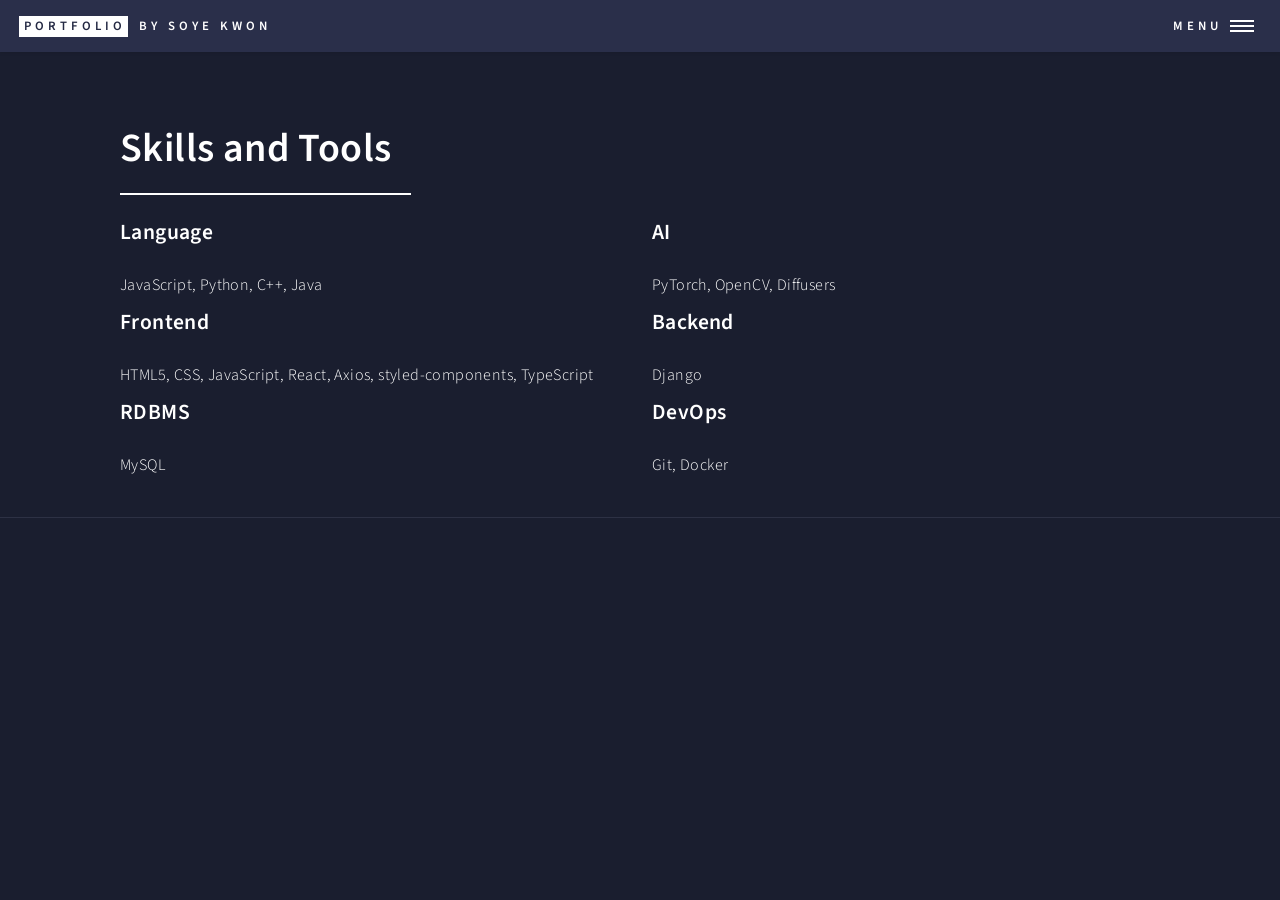
<file: skills.html>
<!DOCTYPE HTML>

<html>
	<head>
		<title>PORTFOLIO</title>
		<meta charset="utf-8" />
		<meta name="viewport" content="width=device-width, initial-scale=1, user-scalable=no" />
		<link rel="stylesheet" href="assets/css/main.css" />
		<noscript><link rel="stylesheet" href="assets/css/noscript.css" /></noscript>
	</head>
	<body class="is-preload">

		<!-- Wrapper -->
			<div id="wrapper">

				<!-- Header -->
					<header id="header">
						<a href="index.html" class="logo"><strong>Portfolio</strong> <span>by Soye Kwon</span></a>
						<nav>
							<a href="#menu">Menu</a>
						</nav>
					</header>

				<!-- Menu -->
					<nav id="menu">
						<ul class="links">
							<li><a href="index.html">Home</a></li>
							<li><a href="publications.html">Publications</a></li>
							<li><a href="projects.html">Projects</a></li>
							<li><a href="awards.html">Awards</a></li>
							<li><a href="skills.html">Skills and Tools</a></li>
						</ul>
					</nav>

				<!-- Main -->
					<div id="main" class="alt">

						<!-- One -->
							<section id="one">
								<div class="inner">
									


									<!-- Skills -->
<section id="skills">
	<header class="major">
	  <h1>Skills and Tools</h1>
	</header>
  
	<div class="row">
	  <div class="col-6 col-12-small">
		<h3>Language</h3>
		<p>JavaScript, Python, C++, Java</p>
	  </div>
  
	  <div class="col-6 col-12-small">
		<h3>AI</h3>
		<p>PyTorch, OpenCV, Diffusers</p>
	  </div>
  
	  <div class="col-6 col-12-small">
		<h3>Frontend</h3>
		<p>HTML5, CSS, JavaScript, React, Axios, styled-components, TypeScript</p>
	  </div>
  
	  <div class="col-6 col-12-small">
		<h3>Backend</h3>
		<p>Django</p>
	  </div>
  
	  <div class="col-6 col-12-small">
		<h3>RDBMS</h3>
		<p>MySQL</p>
	  </div>
  
	  <div class="col-6 col-12-small">
		<h3>DevOps</h3>
		<p>Git, Docker</p>
	  </div>
	</div>
  </section>
					  

		<!-- Scripts -->
			<script src="assets/js/jquery.min.js"></script>
			<script src="assets/js/jquery.scrolly.min.js"></script>
			<script src="assets/js/jquery.scrollex.min.js"></script>
			<script src="assets/js/browser.min.js"></script>
			<script src="assets/js/breakpoints.min.js"></script>
			<script src="assets/js/util.js"></script>
			<script src="assets/js/main.js"></script>

	</body>
</html>
</file>
<file: assets/css/noscript.css>
/*
	Forty by HTML5 UP
	html5up.net | @ajlkn
	Free for personal and commercial use under the CCA 3.0 license (html5up.net/license)
*/

/* Banner */

	body.is-preload #banner:after {
		opacity: 0.85;
	}

	body.is-preload #banner > .inner {
		-moz-filter: none;
		-webkit-filter: none;
		-ms-filter: none;
		filter: none;
		-moz-transform: none;
		-webkit-transform: none;
		-ms-transform: none;
		transform: none;
		opacity: 1;
	}
</file>
<file: assets/css/main.css>
@import url(fontawesome-all.min.css);
@import url("https://fonts.googleapis.com/css?family=Source+Sans+Pro:300,300italic,600,600italic");

/*
	Forty by HTML5 UP
	html5up.net | @ajlkn
	Free for personal and commercial use under the CCA 3.0 license (html5up.net/license)
*/

html, body, div, span, applet, object,
iframe, h1, h2, h3, h4, h5, h6, p, blockquote,
pre, a, abbr, acronym, address, big, cite,
code, del, dfn, em, img, ins, kbd, q, s, samp,
small, strike, strong, sub, sup, tt, var, b,
u, i, center, dl, dt, dd, ol, ul, li, fieldset,
form, label, legend, table, caption, tbody,
tfoot, thead, tr, th, td, article, aside,
canvas, details, embed, figure, figcaption,
footer, header, hgroup, menu, nav, output, ruby,
section, summary, time, mark, audio, video {
	margin: 0;
	padding: 0;
	border: 0;
	font-size: 100%;
	font: inherit;
	vertical-align: baseline;}

article, aside, details, figcaption, figure,
footer, header, hgroup, menu, nav, section {
	display: block;}

body {
	line-height: 1;
}

ol, ul {
	list-style: none;
}

blockquote, q {
	quotes: none;
}

	blockquote:before, blockquote:after, q:before, q:after {
		content: '';
		content: none;
	}

table {
	border-collapse: collapse;
	border-spacing: 0;
}

body {
	-webkit-text-size-adjust: none;
}

mark {
	background-color: transparent;
	color: inherit;
}

input::-moz-focus-inner {
	border: 0;
	padding: 0;
}

input, select, textarea {
	-moz-appearance: none;
	-webkit-appearance: none;
	-ms-appearance: none;
	appearance: none;
}

/* Basic */

	@-ms-viewport {
		width: device-width;
	}

	body {
		-ms-overflow-style: scrollbar;
	}

	@media screen and (max-width: 480px) {

		html, body {
			min-width: 320px;
		}

	}

	html {
		box-sizing: border-box;
	}

	*, *:before, *:after {
		box-sizing: inherit;
	}

	body {
		background: #1a1e2f;
	}

		body.is-preload *, body.is-preload *:before, body.is-preload *:after {
			-moz-animation: none !important;
			-webkit-animation: none !important;
			-ms-animation: none !important;
			animation: none !important;
			-moz-transition: none !important;
			-webkit-transition: none !important;
			-ms-transition: none !important;
			transition: none !important;
		}

/* Type */

	body, input, select, textarea {
		color: #ffffff;
		font-family: "Source Sans Pro", Helvetica, sans-serif;
		font-size: 17pt;
		font-weight: 300;
		letter-spacing: 0.025em;
		line-height: 1.65;
	}

		@media screen and (max-width: 1680px) {

			body, input, select, textarea {
				font-size: 14pt;
			}

		}

		@media screen and (max-width: 1280px) {

			body, input, select, textarea {
				font-size: 12pt;
			}

		}

		@media screen and (max-width: 360px) {

			body, input, select, textarea {
				font-size: 11pt;
			}

		}

	a {
		-moz-transition: color 0.2s ease-in-out, border-bottom-color 0.2s ease-in-out;
		-webkit-transition: color 0.2s ease-in-out, border-bottom-color 0.2s ease-in-out;
		-ms-transition: color 0.2s ease-in-out, border-bottom-color 0.2s ease-in-out;
		transition: color 0.2s ease-in-out, border-bottom-color 0.2s ease-in-out;
		border-bottom: dotted 1px;
		color: inherit;
		text-decoration: none;
	}

		a:hover {
			border-bottom-color: transparent;
			color: #9bf1ff !important;
		}

		a:active {
			color: #53e3fb !important;
		}

	strong, b {
		color: #ffffff;
		font-weight: 600;
	}

	em, i {
		font-style: italic;
	}

	p {
		margin: 0 0 0.4em 0;
	}

	h1, h2, h3, h4, h5, h6 {
		color: #ffffff;
		font-weight: 600;
		line-height: 1.65;
		margin: 0 0 1em 0;
	}

		h1 a, h2 a, h3 a, h4 a, h5 a, h6 a {
			color: inherit;
			border-bottom: 0;
		}

	h1 {
		font-size: 2.5em;
	}

	h2 {
		font-size: 1.75em;
	}

	h3 {
		font-size: 1.35em;
	}

	h4 {
		font-size: 1.1em;
	}

	h5 {
		font-size: 0.9em;
	}

	h6 {
		font-size: 0.7em;
	}

	@media screen and (max-width: 736px) {

		h1 {
			font-size: 2em;
		}

		h2 {
			font-size: 1.5em;
		}

		h3 {
			font-size: 1.25em;
		}

	}

	sub {
		font-size: 0.8em;
		position: relative;
		top: 0.5em;
	}

	sup {
		font-size: 0.8em;
		position: relative;
		top: -0.5em;
	}

	blockquote {
		border-left: solid 4px rgba(212, 212, 255, 0.1);
		font-style: italic;
		margin: 0 0 2em 0;
		padding: 0.5em 0 0.5em 2em;
	}

	code {
		background: rgba(212, 212, 255, 0.035);
		font-family: "Courier New", monospace;
		font-size: 0.9em;
		margin: 0 0.25em;
		padding: 0.25em 0.65em;
	}

	pre {
		-webkit-overflow-scrolling: touch;
		font-family: "Courier New", monospace;
		font-size: 0.9em;
		margin: 0 0 2em 0;
	}

		pre code {
			display: block;
			line-height: 1.75;
			padding: 1em 1.5em;
			overflow-x: auto;
		}

	hr {
		border: 0;
		border-bottom: solid 1px rgba(212, 212, 255, 0.1);
		margin: 2em 0;
	}

		hr.major {
			margin: 3em 0;
		}

	.align-left {
		text-align: left;
	}

	.align-center {
		text-align: center;
	}

	.align-right {
		text-align: right;
	}

/* Row */

	.row {
		display: flex;
		flex-wrap: wrap;
		box-sizing: border-box;
		align-items: stretch;
	}

		.row > * {
			box-sizing: border-box;
		}

		.row.gtr-uniform > * > :last-child {
			margin-bottom: 0;
		}

		.row.aln-left {
			justify-content: flex-start;
		}

		.row.aln-center {
			justify-content: center;
		}

		.row.aln-right {
			justify-content: flex-end;
		}

		.row.aln-top {
			align-items: flex-start;
		}

		.row.aln-middle {
			align-items: center;
		}

		.row.aln-bottom {
			align-items: flex-end;
		}

		.row > .imp {
			order: -1;
		}

		.row > .col-1 {
			width: 8.33333%;
		}

		.row > .off-1 {
			margin-left: 8.33333%;
		}

		.row > .col-2 {
			width: 16.66667%;
		}

		.row > .off-2 {
			margin-left: 16.66667%;
		}

		.row > .col-3 {
			width: 25%;
		}

		.row > .off-3 {
			margin-left: 25%;
		}

		.row > .col-4 {
			width: 33.33333%;
		}

		.row > .off-4 {
			margin-left: 33.33333%;
		}

		.row > .col-5 {
			width: 41.66667%;
		}

		.row > .off-5 {
			margin-left: 41.66667%;
		}

		.row > .col-6 {
			width: 50%;
		}

		.row > .off-6 {
			margin-left: 50%;
		}

		.row > .col-7 {
			width: 58.33333%;
		}

		.row > .off-7 {
			margin-left: 58.33333%;
		}

		.row > .col-8 {
			width: 66.66667%;
		}

		.row > .off-8 {
			margin-left: 66.66667%;
		}

		.row > .col-9 {
			width: 75%;
		}

		.row > .off-9 {
			margin-left: 75%;
		}

		.row > .col-10 {
			width: 83.33333%;
		}

		.row > .off-10 {
			margin-left: 83.33333%;
		}

		.row > .col-11 {
			width: 91.66667%;
		}

		.row > .off-11 {
			margin-left: 91.66667%;
		}

		.row > .col-12 {
			width: 100%;
		}

		.row > .off-12 {
			margin-left: 100%;
		}

		.row.gtr-0 {
			margin-top: 0;
			margin-left: 0em;
		}

			.row.gtr-0 > * {
				padding: 0 0 0 0em;
			}

			.row.gtr-0.gtr-uniform {
				margin-top: 0em;
			}

				.row.gtr-0.gtr-uniform > * {
					padding-top: 0em;
				}

		.row.gtr-25 {
			margin-top: 0;
			margin-left: -0.5em;
		}

			.row.gtr-25 > * {
				padding: 0 0 0 0.5em;
			}

			.row.gtr-25.gtr-uniform {
				margin-top: -0.5em;
			}

				.row.gtr-25.gtr-uniform > * {
					padding-top: 0.5em;
				}

		.row.gtr-50 {
			margin-top: 0;
			margin-left: -1em;
		}

			.row.gtr-50 > * {
				padding: 0 0 0 1em;
			}

			.row.gtr-50.gtr-uniform {
				margin-top: -1em;
			}

				.row.gtr-50.gtr-uniform > * {
					padding-top: 1em;
				}

		.row {
			margin-top: 0;
			margin-left: -2em;
		}

			.row > * {
				padding: 0 0 0 2em;
			}

			.row.gtr-uniform {
				margin-top: -2em;
			}

				.row.gtr-uniform > * {
					padding-top: 2em;
				}

		.row.gtr-150 {
			margin-top: 0;
			margin-left: -3em;
		}

			.row.gtr-150 > * {
				padding: 0 0 0 3em;
			}

			.row.gtr-150.gtr-uniform {
				margin-top: -3em;
			}

				.row.gtr-150.gtr-uniform > * {
					padding-top: 3em;
				}

		.row.gtr-200 {
			margin-top: 0;
			margin-left: -4em;
		}

			.row.gtr-200 > * {
				padding: 0 0 0 4em;
			}

			.row.gtr-200.gtr-uniform {
				margin-top: -4em;
			}

				.row.gtr-200.gtr-uniform > * {
					padding-top: 4em;
				}

		@media screen and (max-width: 1680px) {

			.row {
				display: flex;
				flex-wrap: wrap;
				box-sizing: border-box;
				align-items: stretch;
			}

				.row > * {
					box-sizing: border-box;
				}

				.row.gtr-uniform > * > :last-child {
					margin-bottom: 0;
				}

				.row.aln-left {
					justify-content: flex-start;
				}

				.row.aln-center {
					justify-content: center;
				}

				.row.aln-right {
					justify-content: flex-end;
				}

				.row.aln-top {
					align-items: flex-start;
				}

				.row.aln-middle {
					align-items: center;
				}

				.row.aln-bottom {
					align-items: flex-end;
				}

				.row > .imp-xlarge {
					order: -1;
				}

				.row > .col-1-xlarge {
					width: 8.33333%;
				}

				.row > .off-1-xlarge {
					margin-left: 8.33333%;
				}

				.row > .col-2-xlarge {
					width: 16.66667%;
				}

				.row > .off-2-xlarge {
					margin-left: 16.66667%;
				}

				.row > .col-3-xlarge {
					width: 25%;
				}

				.row > .off-3-xlarge {
					margin-left: 25%;
				}

				.row > .col-4-xlarge {
					width: 33.33333%;
				}

				.row > .off-4-xlarge {
					margin-left: 33.33333%;
				}

				.row > .col-5-xlarge {
					width: 41.66667%;
				}

				.row > .off-5-xlarge {
					margin-left: 41.66667%;
				}

				.row > .col-6-xlarge {
					width: 50%;
				}

				.row > .off-6-xlarge {
					margin-left: 50%;
				}

				.row > .col-7-xlarge {
					width: 58.33333%;
				}

				.row > .off-7-xlarge {
					margin-left: 58.33333%;
				}

				.row > .col-8-xlarge {
					width: 66.66667%;
				}

				.row > .off-8-xlarge {
					margin-left: 66.66667%;
				}

				.row > .col-9-xlarge {
					width: 75%;
				}

				.row > .off-9-xlarge {
					margin-left: 75%;
				}

				.row > .col-10-xlarge {
					width: 83.33333%;
				}

				.row > .off-10-xlarge {
					margin-left: 83.33333%;
				}

				.row > .col-11-xlarge {
					width: 91.66667%;
				}

				.row > .off-11-xlarge {
					margin-left: 91.66667%;
				}

				.row > .col-12-xlarge {
					width: 100%;
				}

				.row > .off-12-xlarge {
					margin-left: 100%;
				}

				.row.gtr-0 {
					margin-top: 0;
					margin-left: 0em;
				}

					.row.gtr-0 > * {
						padding: 0 0 0 0em;
					}

					.row.gtr-0.gtr-uniform {
						margin-top: 0em;
					}

						.row.gtr-0.gtr-uniform > * {
							padding-top: 0em;
						}

				.row.gtr-25 {
					margin-top: 0;
					margin-left: -0.5em;
				}

					.row.gtr-25 > * {
						padding: 0 0 0 0.5em;
					}

					.row.gtr-25.gtr-uniform {
						margin-top: -0.5em;
					}

						.row.gtr-25.gtr-uniform > * {
							padding-top: 0.5em;
						}

				.row.gtr-50 {
					margin-top: 0;
					margin-left: -1em;
				}

					.row.gtr-50 > * {
						padding: 0 0 0 1em;
					}

					.row.gtr-50.gtr-uniform {
						margin-top: -1em;
					}

						.row.gtr-50.gtr-uniform > * {
							padding-top: 1em;
						}

				.row {
					margin-top: 0;
					margin-left: -2em;
				}

					.row > * {
						padding: 0 0 0 2em;
					}

					.row.gtr-uniform {
						margin-top: -2em;
					}

						.row.gtr-uniform > * {
							padding-top: 2em;
						}

				.row.gtr-150 {
					margin-top: 0;
					margin-left: -3em;
				}

					.row.gtr-150 > * {
						padding: 0 0 0 3em;
					}

					.row.gtr-150.gtr-uniform {
						margin-top: -3em;
					}

						.row.gtr-150.gtr-uniform > * {
							padding-top: 3em;
						}

				.row.gtr-200 {
					margin-top: 0;
					margin-left: -4em;
				}

					.row.gtr-200 > * {
						padding: 0 0 0 4em;
					}

					.row.gtr-200.gtr-uniform {
						margin-top: -4em;
					}

						.row.gtr-200.gtr-uniform > * {
							padding-top: 4em;
						}

		}

		@media screen and (max-width: 1280px) {

			.row {
				display: flex;
				flex-wrap: wrap;
				box-sizing: border-box;
				align-items: stretch;
			}

				.row > * {
					box-sizing: border-box;
				}

				.row.gtr-uniform > * > :last-child {
					margin-bottom: 0;
				}

				.row.aln-left {
					justify-content: flex-start;
				}

				.row.aln-center {
					justify-content: center;
				}

				.row.aln-right {
					justify-content: flex-end;
				}

				.row.aln-top {
					align-items: flex-start;
				}

				.row.aln-middle {
					align-items: center;
				}

				.row.aln-bottom {
					align-items: flex-end;
				}

				.row > .imp-large {
					order: -1;
				}

				.row > .col-1-large {
					width: 8.33333%;
				}

				.row > .off-1-large {
					margin-left: 8.33333%;
				}

				.row > .col-2-large {
					width: 16.66667%;
				}

				.row > .off-2-large {
					margin-left: 16.66667%;
				}

				.row > .col-3-large {
					width: 25%;
				}

				.row > .off-3-large {
					margin-left: 25%;
				}

				.row > .col-4-large {
					width: 33.33333%;
				}

				.row > .off-4-large {
					margin-left: 33.33333%;
				}

				.row > .col-5-large {
					width: 41.66667%;
				}

				.row > .off-5-large {
					margin-left: 41.66667%;
				}

				.row > .col-6-large {
					width: 50%;
				}

				.row > .off-6-large {
					margin-left: 50%;
				}

				.row > .col-7-large {
					width: 58.33333%;
				}

				.row > .off-7-large {
					margin-left: 58.33333%;
				}

				.row > .col-8-large {
					width: 66.66667%;
				}

				.row > .off-8-large {
					margin-left: 66.66667%;
				}

				.row > .col-9-large {
					width: 75%;
				}

				.row > .off-9-large {
					margin-left: 75%;
				}

				.row > .col-10-large {
					width: 83.33333%;
				}

				.row > .off-10-large {
					margin-left: 83.33333%;
				}

				.row > .col-11-large {
					width: 91.66667%;
				}

				.row > .off-11-large {
					margin-left: 91.66667%;
				}

				.row > .col-12-large {
					width: 100%;
				}

				.row > .off-12-large {
					margin-left: 100%;
				}

				.row.gtr-0 {
					margin-top: 0;
					margin-left: 0em;
				}

					.row.gtr-0 > * {
						padding: 0 0 0 0em;
					}

					.row.gtr-0.gtr-uniform {
						margin-top: 0em;
					}

						.row.gtr-0.gtr-uniform > * {
							padding-top: 0em;
						}

				.row.gtr-25 {
					margin-top: 0;
					margin-left: -0.375em;
				}

					.row.gtr-25 > * {
						padding: 0 0 0 0.375em;
					}

					.row.gtr-25.gtr-uniform {
						margin-top: -0.375em;
					}

						.row.gtr-25.gtr-uniform > * {
							padding-top: 0.375em;
						}

				.row.gtr-50 {
					margin-top: 0;
					margin-left: -0.75em;
				}

					.row.gtr-50 > * {
						padding: 0 0 0 0.75em;
					}

					.row.gtr-50.gtr-uniform {
						margin-top: -0.75em;
					}

						.row.gtr-50.gtr-uniform > * {
							padding-top: 0.75em;
						}

				.row {
					margin-top: 0;
					margin-left: -1.5em;
				}

					.row > * {
						padding: 0 0 0 1.5em;
					}

					.row.gtr-uniform {
						margin-top: -1.5em;
					}

						.row.gtr-uniform > * {
							padding-top: 1.5em;
						}

				.row.gtr-150 {
					margin-top: 0;
					margin-left: -2.25em;
				}

					.row.gtr-150 > * {
						padding: 0 0 0 2.25em;
					}

					.row.gtr-150.gtr-uniform {
						margin-top: -2.25em;
					}

						.row.gtr-150.gtr-uniform > * {
							padding-top: 2.25em;
						}

				.row.gtr-200 {
					margin-top: 0;
					margin-left: -3em;
				}

					.row.gtr-200 > * {
						padding: 0 0 0 3em;
					}

					.row.gtr-200.gtr-uniform {
						margin-top: -3em;
					}

						.row.gtr-200.gtr-uniform > * {
							padding-top: 3em;
						}

		}

		@media screen and (max-width: 980px) {

			.row {
				display: flex;
				flex-wrap: wrap;
				box-sizing: border-box;
				align-items: stretch;
			}

				.row > * {
					box-sizing: border-box;
				}

				.row.gtr-uniform > * > :last-child {
					margin-bottom: 0;
				}

				.row.aln-left {
					justify-content: flex-start;
				}

				.row.aln-center {
					justify-content: center;
				}

				.row.aln-right {
					justify-content: flex-end;
				}

				.row.aln-top {
					align-items: flex-start;
				}

				.row.aln-middle {
					align-items: center;
				}

				.row.aln-bottom {
					align-items: flex-end;
				}

				.row > .imp-medium {
					order: -1;
				}

				.row > .col-1-medium {
					width: 8.33333%;
				}

				.row > .off-1-medium {
					margin-left: 8.33333%;
				}

				.row > .col-2-medium {
					width: 16.66667%;
				}

				.row > .off-2-medium {
					margin-left: 16.66667%;
				}

				.row > .col-3-medium {
					width: 25%;
				}

				.row > .off-3-medium {
					margin-left: 25%;
				}

				.row > .col-4-medium {
					width: 33.33333%;
				}

				.row > .off-4-medium {
					margin-left: 33.33333%;
				}

				.row > .col-5-medium {
					width: 41.66667%;
				}

				.row > .off-5-medium {
					margin-left: 41.66667%;
				}

				.row > .col-6-medium {
					width: 50%;
				}

				.row > .off-6-medium {
					margin-left: 50%;
				}

				.row > .col-7-medium {
					width: 58.33333%;
				}

				.row > .off-7-medium {
					margin-left: 58.33333%;
				}

				.row > .col-8-medium {
					width: 66.66667%;
				}

				.row > .off-8-medium {
					margin-left: 66.66667%;
				}

				.row > .col-9-medium {
					width: 75%;
				}

				.row > .off-9-medium {
					margin-left: 75%;
				}

				.row > .col-10-medium {
					width: 83.33333%;
				}

				.row > .off-10-medium {
					margin-left: 83.33333%;
				}

				.row > .col-11-medium {
					width: 91.66667%;
				}

				.row > .off-11-medium {
					margin-left: 91.66667%;
				}

				.row > .col-12-medium {
					width: 100%;
				}

				.row > .off-12-medium {
					margin-left: 100%;
				}

				.row.gtr-0 {
					margin-top: 0;
					margin-left: 0em;
				}

					.row.gtr-0 > * {
						padding: 0 0 0 0em;
					}

					.row.gtr-0.gtr-uniform {
						margin-top: 0em;
					}

						.row.gtr-0.gtr-uniform > * {
							padding-top: 0em;
						}

				.row.gtr-25 {
					margin-top: 0;
					margin-left: -0.375em;
				}

					.row.gtr-25 > * {
						padding: 0 0 0 0.375em;
					}

					.row.gtr-25.gtr-uniform {
						margin-top: -0.375em;
					}

						.row.gtr-25.gtr-uniform > * {
							padding-top: 0.375em;
						}

				.row.gtr-50 {
					margin-top: 0;
					margin-left: -0.75em;
				}

					.row.gtr-50 > * {
						padding: 0 0 0 0.75em;
					}

					.row.gtr-50.gtr-uniform {
						margin-top: -0.75em;
					}

						.row.gtr-50.gtr-uniform > * {
							padding-top: 0.75em;
						}

				.row {
					margin-top: 0;
					margin-left: -1.5em;
				}

					.row > * {
						padding: 0 0 0 1.5em;
					}

					.row.gtr-uniform {
						margin-top: -1.5em;
					}

						.row.gtr-uniform > * {
							padding-top: 1.5em;
						}

				.row.gtr-150 {
					margin-top: 0;
					margin-left: -2.25em;
				}

					.row.gtr-150 > * {
						padding: 0 0 0 2.25em;
					}

					.row.gtr-150.gtr-uniform {
						margin-top: -2.25em;
					}

						.row.gtr-150.gtr-uniform > * {
							padding-top: 2.25em;
						}

				.row.gtr-200 {
					margin-top: 0;
					margin-left: -3em;
				}

					.row.gtr-200 > * {
						padding: 0 0 0 3em;
					}

					.row.gtr-200.gtr-uniform {
						margin-top: -3em;
					}

						.row.gtr-200.gtr-uniform > * {
							padding-top: 3em;
						}

		}

		@media screen and (max-width: 736px) {

			.row {
				display: flex;
				flex-wrap: wrap;
				box-sizing: border-box;
				align-items: stretch;
			}

				.row > * {
					box-sizing: border-box;
				}

				.row.gtr-uniform > * > :last-child {
					margin-bottom: 0;
				}

				.row.aln-left {
					justify-content: flex-start;
				}

				.row.aln-center {
					justify-content: center;
				}

				.row.aln-right {
					justify-content: flex-end;
				}

				.row.aln-top {
					align-items: flex-start;
				}

				.row.aln-middle {
					align-items: center;
				}

				.row.aln-bottom {
					align-items: flex-end;
				}

				.row > .imp-small {
					order: -1;
				}

				.row > .col-1-small {
					width: 8.33333%;
				}

				.row > .off-1-small {
					margin-left: 8.33333%;
				}

				.row > .col-2-small {
					width: 16.66667%;
				}

				.row > .off-2-small {
					margin-left: 16.66667%;
				}

				.row > .col-3-small {
					width: 25%;
				}

				.row > .off-3-small {
					margin-left: 25%;
				}

				.row > .col-4-small {
					width: 33.33333%;
				}

				.row > .off-4-small {
					margin-left: 33.33333%;
				}

				.row > .col-5-small {
					width: 41.66667%;
				}

				.row > .off-5-small {
					margin-left: 41.66667%;
				}

				.row > .col-6-small {
					width: 50%;
				}

				.row > .off-6-small {
					margin-left: 50%;
				}

				.row > .col-7-small {
					width: 58.33333%;
				}

				.row > .off-7-small {
					margin-left: 58.33333%;
				}

				.row > .col-8-small {
					width: 66.66667%;
				}

				.row > .off-8-small {
					margin-left: 66.66667%;
				}

				.row > .col-9-small {
					width: 75%;
				}

				.row > .off-9-small {
					margin-left: 75%;
				}

				.row > .col-10-small {
					width: 83.33333%;
				}

				.row > .off-10-small {
					margin-left: 83.33333%;
				}

				.row > .col-11-small {
					width: 91.66667%;
				}

				.row > .off-11-small {
					margin-left: 91.66667%;
				}

				.row > .col-12-small {
					width: 100%;
				}

				.row > .off-12-small {
					margin-left: 100%;
				}

				.row.gtr-0 {
					margin-top: 0;
					margin-left: 0em;
				}

					.row.gtr-0 > * {
						padding: 0 0 0 0em;
					}

					.row.gtr-0.gtr-uniform {
						margin-top: 0em;
					}

						.row.gtr-0.gtr-uniform > * {
							padding-top: 0em;
						}

				.row.gtr-25 {
					margin-top: 0;
					margin-left: -0.3125em;
				}

					.row.gtr-25 > * {
						padding: 0 0 0 0.3125em;
					}

					.row.gtr-25.gtr-uniform {
						margin-top: -0.3125em;
					}

						.row.gtr-25.gtr-uniform > * {
							padding-top: 0.3125em;
						}

				.row.gtr-50 {
					margin-top: 0;
					margin-left: -0.625em;
				}

					.row.gtr-50 > * {
						padding: 0 0 0 0.625em;
					}

					.row.gtr-50.gtr-uniform {
						margin-top: -0.625em;
					}

						.row.gtr-50.gtr-uniform > * {
							padding-top: 0.625em;
						}

				.row {
					margin-top: 0;
					margin-left: -1.25em;
				}

					.row > * {
						padding: 0 0 0 1.25em;
					}

					.row.gtr-uniform {
						margin-top: -1.25em;
					}

						.row.gtr-uniform > * {
							padding-top: 1.25em;
						}

				.row.gtr-150 {
					margin-top: 0;
					margin-left: -1.875em;
				}

					.row.gtr-150 > * {
						padding: 0 0 0 1.875em;
					}

					.row.gtr-150.gtr-uniform {
						margin-top: -1.875em;
					}

						.row.gtr-150.gtr-uniform > * {
							padding-top: 1.875em;
						}

				.row.gtr-200 {
					margin-top: 0;
					margin-left: -2.5em;
				}

					.row.gtr-200 > * {
						padding: 0 0 0 2.5em;
					}

					.row.gtr-200.gtr-uniform {
						margin-top: -2.5em;
					}

						.row.gtr-200.gtr-uniform > * {
							padding-top: 2.5em;
						}

		}

		@media screen and (max-width: 480px) {

			.row {
				display: flex;
				flex-wrap: wrap;
				box-sizing: border-box;
				align-items: stretch;
			}

				.row > * {
					box-sizing: border-box;
				}

				.row.gtr-uniform > * > :last-child {
					margin-bottom: 0;
				}

				.row.aln-left {
					justify-content: flex-start;
				}

				.row.aln-center {
					justify-content: center;
				}

				.row.aln-right {
					justify-content: flex-end;
				}

				.row.aln-top {
					align-items: flex-start;
				}

				.row.aln-middle {
					align-items: center;
				}

				.row.aln-bottom {
					align-items: flex-end;
				}

				.row > .imp-xsmall {
					order: -1;
				}

				.row > .col-1-xsmall {
					width: 8.33333%;
				}

				.row > .off-1-xsmall {
					margin-left: 8.33333%;
				}

				.row > .col-2-xsmall {
					width: 16.66667%;
				}

				.row > .off-2-xsmall {
					margin-left: 16.66667%;
				}

				.row > .col-3-xsmall {
					width: 25%;
				}

				.row > .off-3-xsmall {
					margin-left: 25%;
				}

				.row > .col-4-xsmall {
					width: 33.33333%;
				}

				.row > .off-4-xsmall {
					margin-left: 33.33333%;
				}

				.row > .col-5-xsmall {
					width: 41.66667%;
				}

				.row > .off-5-xsmall {
					margin-left: 41.66667%;
				}

				.row > .col-6-xsmall {
					width: 50%;
				}

				.row > .off-6-xsmall {
					margin-left: 50%;
				}

				.row > .col-7-xsmall {
					width: 58.33333%;
				}

				.row > .off-7-xsmall {
					margin-left: 58.33333%;
				}

				.row > .col-8-xsmall {
					width: 66.66667%;
				}

				.row > .off-8-xsmall {
					margin-left: 66.66667%;
				}

				.row > .col-9-xsmall {
					width: 75%;
				}

				.row > .off-9-xsmall {
					margin-left: 75%;
				}

				.row > .col-10-xsmall {
					width: 83.33333%;
				}

				.row > .off-10-xsmall {
					margin-left: 83.33333%;
				}

				.row > .col-11-xsmall {
					width: 91.66667%;
				}

				.row > .off-11-xsmall {
					margin-left: 91.66667%;
				}

				.row > .col-12-xsmall {
					width: 100%;
				}

				.row > .off-12-xsmall {
					margin-left: 100%;
				}

				.row.gtr-0 {
					margin-top: 0;
					margin-left: 0em;
				}

					.row.gtr-0 > * {
						padding: 0 0 0 0em;
					}

					.row.gtr-0.gtr-uniform {
						margin-top: 0em;
					}

						.row.gtr-0.gtr-uniform > * {
							padding-top: 0em;
						}

				.row.gtr-25 {
					margin-top: 0;
					margin-left: -0.3125em;
				}

					.row.gtr-25 > * {
						padding: 0 0 0 0.3125em;
					}

					.row.gtr-25.gtr-uniform {
						margin-top: -0.3125em;
					}

						.row.gtr-25.gtr-uniform > * {
							padding-top: 0.3125em;
						}

				.row.gtr-50 {
					margin-top: 0;
					margin-left: -0.625em;
				}

					.row.gtr-50 > * {
						padding: 0 0 0 0.625em;
					}

					.row.gtr-50.gtr-uniform {
						margin-top: -0.625em;
					}

						.row.gtr-50.gtr-uniform > * {
							padding-top: 0.625em;
						}

				.row {
					margin-top: 0;
					margin-left: -1.25em;
				}

					.row > * {
						padding: 0 0 0 1.25em;
					}

					.row.gtr-uniform {
						margin-top: -1.25em;
					}

						.row.gtr-uniform > * {
							padding-top: 1.25em;
						}

				.row.gtr-150 {
					margin-top: 0;
					margin-left: -1.875em;
				}

					.row.gtr-150 > * {
						padding: 0 0 0 1.875em;
					}

					.row.gtr-150.gtr-uniform {
						margin-top: -1.875em;
					}

						.row.gtr-150.gtr-uniform > * {
							padding-top: 1.875em;
						}

				.row.gtr-200 {
					margin-top: 0;
					margin-left: -2.5em;
				}

					.row.gtr-200 > * {
						padding: 0 0 0 2.5em;
					}

					.row.gtr-200.gtr-uniform {
						margin-top: -2.5em;
					}

						.row.gtr-200.gtr-uniform > * {
							padding-top: 2.5em;
						}

		}

/* Section/Article */

	section.special, article.special {
		text-align: center;
	}

	header.major {
		width: -moz-max-content;
		width: -webkit-max-content;
		width: -ms-max-content;
		width: max-content;
		margin-bottom: 0;
	}

		header.major > :first-child {
			margin-bottom: 0;
			width: calc(100% + 0.5em);
		}

			header.major > :first-child:after {
				content: '';
				background-color: #ffffff;
				display: block;
				height: 2px;
				margin: 0.275em 0 0.5em 0;
				width: 100%;
			}

		header.major > p {
			font-size: 0.7em;
			font-weight: 600;
			letter-spacing: 0.25em;
			margin-bottom: 0;
			text-transform: uppercase;
		}

		body.is-ie header.major > :first-child:after {
			max-width: 9em;
		}

		body.is-ie header.major > h1:after {
			max-width: 100% !important;
		}

	@media screen and (max-width: 736px) {

		header.major > p br {
			display: none;
		}

	}

/* Form */

	form {
		margin: 0 0 2em 0;
	}

		form > :last-child {
			margin-bottom: 0;
		}

		form > .fields {
			display: -moz-flex;
			display: -webkit-flex;
			display: -ms-flex;
			display: flex;
			-moz-flex-wrap: wrap;
			-webkit-flex-wrap: wrap;
			-ms-flex-wrap: wrap;
			flex-wrap: wrap;
			width: calc(100% + 3em);
			margin: -1.5em 0 2em -1.5em;
		}

			form > .fields > .field {
				-moz-flex-grow: 0;
				-webkit-flex-grow: 0;
				-ms-flex-grow: 0;
				flex-grow: 0;
				-moz-flex-shrink: 0;
				-webkit-flex-shrink: 0;
				-ms-flex-shrink: 0;
				flex-shrink: 0;
				padding: 1.5em 0 0 1.5em;
				width: calc(100% - 1.5em);
			}

				form > .fields > .field.half {
					width: calc(50% - 0.75em);
				}

				form > .fields > .field.third {
					width: calc(100%/3 - 0.5em);
				}

				form > .fields > .field.quarter {
					width: calc(25% - 0.375em);
				}

		@media screen and (max-width: 480px) {

			form > .fields {
				width: calc(100% + 3em);
				margin: -1.5em 0 2em -1.5em;
			}

				form > .fields > .field {
					padding: 1.5em 0 0 1.5em;
					width: calc(100% - 1.5em);
				}

					form > .fields > .field.half {
						width: calc(100% - 1.5em);
					}

					form > .fields > .field.third {
						width: calc(100% - 1.5em);
					}

					form > .fields > .field.quarter {
						width: calc(100% - 1.5em);
					}

		}

	label {
		color: #ffffff;
		display: block;
		font-size: 0.8em;
		font-weight: 600;
		letter-spacing: 0.25em;
		margin: 0 0 1em 0;
		text-transform: uppercase;
	}

	input[type="text"],
	input[type="password"],
	input[type="email"],
	input[type="tel"],
	input[type="search"],
	input[type="url"],
	select,
	textarea {
		-moz-appearance: none;
		-webkit-appearance: none;
		-ms-appearance: none;
		appearance: none;
		background: rgba(212, 212, 255, 0.035);
		border: none;
		border-radius: 0;
		color: inherit;
		display: block;
		outline: 0;
		padding: 0 1em;
		text-decoration: none;
		width: 100%;
	}

		input[type="text"]:invalid,
		input[type="password"]:invalid,
		input[type="email"]:invalid,
		input[type="tel"]:invalid,
		input[type="search"]:invalid,
		input[type="url"]:invalid,
		select:invalid,
		textarea:invalid {
			box-shadow: none;
		}

		input[type="text"]:focus,
		input[type="password"]:focus,
		input[type="email"]:focus,
		input[type="tel"]:focus,
		input[type="search"]:focus,
		input[type="url"]:focus,
		select:focus,
		textarea:focus {
			border-color: #9bf1ff;
			box-shadow: 0 0 0 2px #9bf1ff;
		}

	select {
		background-image: url("data:image/svg+xml;charset=utf8,%3Csvg xmlns='http://www.w3.org/2000/svg' width='40' height='40' preserveAspectRatio='none' viewBox='0 0 40 40'%3E%3Cpath d='M9.4,12.3l10.4,10.4l10.4-10.4c0.2-0.2,0.5-0.4,0.9-0.4c0.3,0,0.6,0.1,0.9,0.4l3.3,3.3c0.2,0.2,0.4,0.5,0.4,0.9 c0,0.4-0.1,0.6-0.4,0.9L20.7,31.9c-0.2,0.2-0.5,0.4-0.9,0.4c-0.3,0-0.6-0.1-0.9-0.4L4.3,17.3c-0.2-0.2-0.4-0.5-0.4-0.9 c0-0.4,0.1-0.6,0.4-0.9l3.3-3.3c0.2-0.2,0.5-0.4,0.9-0.4S9.1,12.1,9.4,12.3z' fill='rgba(212, 212, 255, 0.1)' /%3E%3C/svg%3E");
		background-size: 1.25rem;
		background-repeat: no-repeat;
		background-position: calc(100% - 1rem) center;
		height: 2.75em;
		padding-right: 2.75em;
		text-overflow: ellipsis;
	}

		select option {
			color: #ffffff;
			background: #242943;
		}

		select:focus::-ms-value {
			background-color: transparent;
		}

		select::-ms-expand {
			display: none;
		}

	input[type="text"],
	input[type="password"],
	input[type="email"],
	input[type="tel"],
	input[type="search"],
	input[type="url"],
	select {
		height: 2.75em;
	}

	textarea {
		padding: 0.75em 1em;
	}

	input[type="checkbox"],
	input[type="radio"] {
		-moz-appearance: none;
		-webkit-appearance: none;
		-ms-appearance: none;
		appearance: none;
		display: block;
		float: left;
		margin-right: -2em;
		opacity: 0;
		width: 1em;
		z-index: -1;
	}

		input[type="checkbox"] + label,
		input[type="radio"] + label {
			text-decoration: none;
			color: #ffffff;
			cursor: pointer;
			display: inline-block;
			font-weight: 300;
			padding-left: 2.65em;
			padding-right: 0.75em;
			position: relative;
		}

			input[type="checkbox"] + label:before,
			input[type="radio"] + label:before {
				-moz-osx-font-smoothing: grayscale;
				-webkit-font-smoothing: antialiased;
				display: inline-block;
				font-style: normal;
				font-variant: normal;
				text-rendering: auto;
				line-height: 1;
				text-transform: none !important;
				font-family: 'Font Awesome 5 Free';
				font-weight: 900;
			}

			input[type="checkbox"] + label:before,
			input[type="radio"] + label:before {
				background: rgba(212, 212, 255, 0.035);
				content: '';
				display: inline-block;
				font-size: 0.8em;
				height: 2.0625em;
				left: 0;
				letter-spacing: 0;
				line-height: 2.0625em;
				position: absolute;
				text-align: center;
				top: 0;
				width: 2.0625em;
			}

		input[type="checkbox"]:checked + label:before,
		input[type="radio"]:checked + label:before {
			background: #ffffff;
			border-color: #9bf1ff;
			content: '\f00c';
			color: #242943;
		}

		input[type="checkbox"]:focus + label:before,
		input[type="radio"]:focus + label:before {
			box-shadow: 0 0 0 2px #9bf1ff;
		}

	input[type="radio"] + label:before {
		border-radius: 100%;
	}

	::-webkit-input-placeholder {
		color: rgba(244, 244, 255, 0.2) !important;
		opacity: 1.0;
	}

	:-moz-placeholder {
		color: rgba(244, 244, 255, 0.2) !important;
		opacity: 1.0;
	}

	::-moz-placeholder {
		color: rgba(244, 244, 255, 0.2) !important;
		opacity: 1.0;
	}

	:-ms-input-placeholder {
		color: rgba(244, 244, 255, 0.2) !important;
		opacity: 1.0;
	}

/* Box */

	.box {
		border: solid 1px rgba(212, 212, 255, 0.1);
		margin-bottom: 2em;
		padding: 1.5em;
	}

		.box > :last-child,
		.box > :last-child > :last-child,
		.box > :last-child > :last-child > :last-child {
			margin-bottom: 0;
		}

		.box.alt {
			border: 0;
			border-radius: 0;
			padding: 0;
		}

/* Icon */

	.icon {
		text-decoration: none;
		border-bottom: none;
		position: relative;
	}

		.icon:before {
			-moz-osx-font-smoothing: grayscale;
			-webkit-font-smoothing: antialiased;
			display: inline-block;
			font-style: normal;
			font-variant: normal;
			text-rendering: auto;
			line-height: 1;
			text-transform: none !important;
			font-family: 'Font Awesome 5 Free';
			font-weight: 400;
		}

		.icon > .label {
			display: none;
		}

		.icon:before {
			line-height: inherit;
		}

		.icon.solid:before {
			font-weight: 900;
		}

		.icon.brands:before {
			font-family: 'Font Awesome 5 Brands';
		}

		.icon.alt:before {
			background-color: #ffffff;
			border-radius: 100%;
			color: #242943;
			display: inline-block;
			height: 2em;
			line-height: 2em;
			text-align: center;
			width: 2em;
		}

	a.icon.alt:before {
		-moz-transition: background-color 0.2s ease-in-out;
		-webkit-transition: background-color 0.2s ease-in-out;
		-ms-transition: background-color 0.2s ease-in-out;
		transition: background-color 0.2s ease-in-out;
	}

	a.icon.alt:hover:before {
		background-color: #6fc3df;
	}

	a.icon.alt:active:before {
		background-color: #37a6cb;
	}

/* Image */

	.image {
		border: 0;
		display: inline-block;
		position: relative;
	}

		.image img {
			display: block;
		}

		.image.left, .image.right {
			max-width: 30%;
		}

			.image.left img, .image.right img {
				width: 100%;
			}

		.image.left {
			float: left;
			margin: 0 1.5em 1.25em 0;
			top: 0.25em;
		}

		.image.right {
			float: right;
			margin: 0 0 1.25em 1.5em;
			top: 0.25em;
		}

		.image.fit {
			display: block;
			margin: 0 0 2em 0;
			width: 100%;
		}

			.image.fit img {
				width: 100%;
			}

		.image.main {
			display: block;
			margin: 2.5em 0;
			width: 100%;
		}

			.image.main img {
				width: 100%;
			}

			@media screen and (max-width: 736px) {

				.image.main {
					margin: 1.5em 0;
				}

			}

/* List */

	ol {
		list-style: decimal;
		margin: 0 0 2em 0;
		padding-left: 1.25em;
	}

		ol li {
			padding-left: 0.25em;
		}

	ul {
		list-style: disc;
		margin: 0;
		padding-left: 1em;
	}

		ul li {
			padding-left: 0.5em;
		}

		ul.alt {
			list-style: none;
			padding-left: 0;
		}

			ul.alt li {
				border-top: solid 1px rgba(212, 212, 255, 0.1);
				padding: 0.5em 0;
			}

				ul.alt li:first-child {
					border-top: 0;
					padding-top: 0;
				}

	dl {
		margin: 0 0 2em 0;
	}

		dl dt {
			display: block;
			font-weight: 600;
			margin: 0 0 1em 0;
		}

		dl dd {
			margin-left: 2em;
		}

/* Actions */

	ul.actions {
		display: -moz-flex;
		display: -webkit-flex;
		display: -ms-flex;
		display: flex;
		cursor: default;
		list-style: none;
		margin-left: -1em;
		padding-left: 0;
	}

		ul.actions li {
			padding: 0 0 0 1em;
			vertical-align: middle;
		}

		ul.actions.special {
			-moz-justify-content: center;
			-webkit-justify-content: center;
			-ms-justify-content: center;
			justify-content: center;
			width: 100%;
			margin-left: 0;
		}

			ul.actions.special li:first-child {
				padding-left: 0;
			}

		ul.actions.stacked {
			-moz-flex-direction: column;
			-webkit-flex-direction: column;
			-ms-flex-direction: column;
			flex-direction: column;
			margin-left: 0;
		}

			ul.actions.stacked li {
				padding: 1.3em 0 0 0;
			}

				ul.actions.stacked li:first-child {
					padding-top: 0;
				}

		ul.actions.fit {
			width: calc(100% + 1em);
		}

			ul.actions.fit li {
				-moz-flex-grow: 1;
				-webkit-flex-grow: 1;
				-ms-flex-grow: 1;
				flex-grow: 1;
				-moz-flex-shrink: 1;
				-webkit-flex-shrink: 1;
				-ms-flex-shrink: 1;
				flex-shrink: 1;
				width: 100%;
			}

				ul.actions.fit li > * {
					width: 100%;
				}

			ul.actions.fit.stacked {
				width: 100%;
			}

/* Icons */

	ul.icons {
		cursor: default;
		list-style: none;
		padding-left: 0;
	}

		ul.icons li {
			display: inline-block;
			padding: 0 1em 0 0;
		}

			ul.icons li:last-child {
				padding-right: 0;
			}

		@media screen and (max-width: 736px) {

			ul.icons li {
				padding: 0 0.75em 0 0;
			}

		}

/* Pagination */

	ul.pagination {
		cursor: default;
		list-style: none;
		padding-left: 0;
	}

		ul.pagination li {
			display: inline-block;
			padding-left: 0;
			vertical-align: middle;
		}

			ul.pagination li > .page {
				-moz-transition: background-color 0.2s ease-in-out, color 0.2s ease-in-out;
				-webkit-transition: background-color 0.2s ease-in-out, color 0.2s ease-in-out;
				-ms-transition: background-color 0.2s ease-in-out, color 0.2s ease-in-out;
				transition: background-color 0.2s ease-in-out, color 0.2s ease-in-out;
				border-bottom: 0;
				display: inline-block;
				font-size: 0.8em;
				font-weight: 600;
				height: 1.5em;
				line-height: 1.5em;
				margin: 0 0.125em;
				min-width: 1.5em;
				padding: 0 0.5em;
				text-align: center;
			}

				ul.pagination li > .page.active {
					background-color: #ffffff;
					color: #242943;
				}

					ul.pagination li > .page.active:hover {
						background-color: #9bf1ff;
						color: #242943 !important;
					}

					ul.pagination li > .page.active:active {
						background-color: #53e3fb;
					}

			ul.pagination li:first-child {
				padding-right: 0.75em;
			}

			ul.pagination li:last-child {
				padding-left: 0.75em;
			}

		@media screen and (max-width: 480px) {

			ul.pagination li:nth-child(n+2):nth-last-child(n+2) {
				display: none;
			}

			ul.pagination li:first-child {
				padding-right: 0;
			}

		}

/* Table */

	.table-wrapper {
		-webkit-overflow-scrolling: touch;
		overflow-x: auto;
	}

	table {
		margin: 0 0 2em 0;
		width: 100%;
	}

		table tbody tr {
			border: solid 1px rgba(212, 212, 255, 0.1);
			border-left: 0;
			border-right: 0;
		}

			table tbody tr:nth-child(2n + 1) {
				background-color: rgba(212, 212, 255, 0.035);
			}

		table td {
			padding: 0.75em 0.75em;
		}

		table th {
			color: #ffffff;
			font-size: 0.9em;
			font-weight: 600;
			padding: 0 0.75em 0.75em 0.75em;
			text-align: left;
		}

		table thead {
			border-bottom: solid 2px rgba(212, 212, 255, 0.1);
		}

		table tfoot {
			border-top: solid 2px rgba(212, 212, 255, 0.1);
		}

		table.alt {
			border-collapse: separate;
		}

			table.alt tbody tr td {
				border: solid 1px rgba(212, 212, 255, 0.1);
				border-left-width: 0;
				border-top-width: 0;
			}

				table.alt tbody tr td:first-child {
					border-left-width: 1px;
				}

			table.alt tbody tr:first-child td {
				border-top-width: 1px;
			}

			table.alt thead {
				border-bottom: 0;
			}

			table.alt tfoot {
				border-top: 0;
			}

/* Button */

	input[type="submit"],
	input[type="reset"],
	input[type="button"],
	button,
	.button {
		-moz-appearance: none;
		-webkit-appearance: none;
		-ms-appearance: none;
		appearance: none;
		-moz-transition: background-color 0.2s ease-in-out, box-shadow 0.2s ease-in-out, color 0.2s ease-in-out;
		-webkit-transition: background-color 0.2s ease-in-out, box-shadow 0.2s ease-in-out, color 0.2s ease-in-out;
		-ms-transition: background-color 0.2s ease-in-out, box-shadow 0.2s ease-in-out, color 0.2s ease-in-out;
		transition: background-color 0.2s ease-in-out, box-shadow 0.2s ease-in-out, color 0.2s ease-in-out;
		background-color: transparent;
		border: 0;
		border-radius: 0;
		box-shadow: inset 0 0 0 2px #ffffff;
		color: #ffffff;
		cursor: pointer;
		display: inline-block;
		font-size: 0.8em;
		font-weight: 600;
		height: 2.25em;
		letter-spacing: 0.25em;
		line-height: 2.25em;
		padding: 0 1.5em;
		text-align: center;
		text-decoration: none;
		text-transform: uppercase;
		white-space: nowrap;
		margin: 0.5em 0;
	}

		input[type="submit"]:hover, input[type="submit"]:active,
		input[type="reset"]:hover,
		input[type="reset"]:active,
		input[type="button"]:hover,
		input[type="button"]:active,
		button:hover,
		button:active,
		.button:hover,
		.button:active {
			box-shadow: inset 0 0 0 2px #9bf1ff;
			color: #9bf1ff;
		}

		input[type="submit"]:active,
		input[type="reset"]:active,
		input[type="button"]:active,
		button:active,
		.button:active {
			background-color: rgba(155, 241, 255, 0.1);
			box-shadow: inset 0 0 0 2px #53e3fb;
			color: #53e3fb;
		}

		input[type="submit"].icon:before,
		input[type="reset"].icon:before,
		input[type="button"].icon:before,
		button.icon:before,
		.button.icon:before {
			margin-right: 0.5em;
		}

		input[type="submit"].fit,
		input[type="reset"].fit,
		input[type="button"].fit,
		button.fit,
		.button.fit {
			width: 100%;
		}

		input[type="submit"].small,
		input[type="reset"].small,
		input[type="button"].small,
		button.small,
		.button.small {
			font-size: 0.6em;
		}

		input[type="submit"].large,
		input[type="reset"].large,
		input[type="button"].large,
		button.large,
		.button.large {
			font-size: 1.25em;
			height: 3em;
			line-height: 3em;
		}

		input[type="submit"].next,
		input[type="reset"].next,
		input[type="button"].next,
		button.next,
		.button.next {
			padding-right: 4.5em;
			position: relative;
			height: 3rem;
	

		}

			input[type="submit"].next:before, input[type="submit"].next:after,
			input[type="reset"].next:before,
			input[type="reset"].next:after,
			input[type="button"].next:before,
			input[type="button"].next:after,
			button.next:before,
			button.next:after,
			.button.next:before,
			.button.next:after {
				-moz-transition: opacity 0.2s ease-in-out;
				-webkit-transition: opacity 0.2s ease-in-out;
				-ms-transition: opacity 0.2s ease-in-out;
				transition: opacity 0.2s ease-in-out;
				background-position: center right;
				background-repeat: no-repeat;
				background-size: 36px 24px;
				content: '';
				display: block;
				height: 100%;
				position: absolute;
				right: 1.5em;
				top: 0;
				vertical-align: middle;
				width: 36px;
			}

			input[type="submit"].next:before,
			input[type="reset"].next:before,
			input[type="button"].next:before,
			button.next:before,
			.button.next:before {
				background-image: url("data:image/svg+xml;charset=utf8,%3Csvg xmlns='http://www.w3.org/2000/svg' xmlns:xlink='http://www.w3.org/1999/xlink' width='36px' height='24px' viewBox='0 0 36 24' zoomAndPan='disable'%3E%3Cstyle%3Eline %7B stroke: %23ffffff%3B stroke-width: 2px%3B %7D%3C/style%3E%3Cline x1='0' y1='12' x2='34' y2='12' /%3E%3Cline x1='25' y1='4' x2='34' y2='12.5' /%3E%3Cline x1='25' y1='20' x2='34' y2='11.5' /%3E%3C/svg%3E");
			}

			input[type="submit"].next:after,
			input[type="reset"].next:after,
			input[type="button"].next:after,
			button.next:after,
			.button.next:after {
				background-image: url("data:image/svg+xml;charset=utf8,%3Csvg xmlns='http://www.w3.org/2000/svg' xmlns:xlink='http://www.w3.org/1999/xlink' width='36px' height='24px' viewBox='0 0 36 24' zoomAndPan='disable'%3E%3Cstyle%3Eline %7B stroke: %239bf1ff%3B stroke-width: 2px%3B %7D%3C/style%3E%3Cline x1='0' y1='12' x2='34' y2='12' /%3E%3Cline x1='25' y1='4' x2='34' y2='12.5' /%3E%3Cline x1='25' y1='20' x2='34' y2='11.5' /%3E%3C/svg%3E");
				opacity: 0;
				z-index: 1;
			}

			input[type="submit"].next:hover:after, input[type="submit"].next:active:after,
			input[type="reset"].next:hover:after,
			input[type="reset"].next:active:after,
			input[type="button"].next:hover:after,
			input[type="button"].next:active:after,
			button.next:hover:after,
			button.next:active:after,
			.button.next:hover:after,
			.button.next:active:after {
				opacity: 1;
			}

			@media screen and (max-width: 1280px) {

				input[type="submit"].next,
				input[type="reset"].next,
				input[type="button"].next,
				button.next,
				.button.next {
					padding-right: 5em;
				}

			}

		input[type="submit"].primary,
		input[type="reset"].primary,
		input[type="button"].primary,
		button.primary,
		.button.primary {
			background-color: #ffffff;
			box-shadow: none;
			color: #242943;
		}

			input[type="submit"].primary:hover, input[type="submit"].primary:active,
			input[type="reset"].primary:hover,
			input[type="reset"].primary:active,
			input[type="button"].primary:hover,
			input[type="button"].primary:active,
			button.primary:hover,
			button.primary:active,
			.button.primary:hover,
			.button.primary:active {
				background-color: #9bf1ff;
				color: #242943 !important;
			}

			input[type="submit"].primary:active,
			input[type="reset"].primary:active,
			input[type="button"].primary:active,
			button.primary:active,
			.button.primary:active {
				background-color: #53e3fb;
			}

		input[type="submit"].disabled, input[type="submit"]:disabled,
		input[type="reset"].disabled,
		input[type="reset"]:disabled,
		input[type="button"].disabled,
		input[type="button"]:disabled,
		button.disabled,
		button:disabled,
		.button.disabled,
		.button:disabled {
			pointer-events: none;
			cursor: default;
			opacity: 0.25;
		}

/* Tiles */

	.tiles {
		display: -moz-flex;
		display: -webkit-flex;
		display: -ms-flex;
		display: flex;
		-moz-flex-wrap: wrap;
		-webkit-flex-wrap: wrap;
		-ms-flex-wrap: wrap;
		flex-wrap: wrap;
		border-top: 0 !important;
	}

		.tiles + * {
			border-top: 0 !important;
		}

		.tiles article {
			-moz-align-items: center;
			-webkit-align-items: center;
			-ms-align-items: center;
			align-items: center;
			display: -moz-flex;
			display: -webkit-flex;
			display: -ms-flex;
			display: flex;
			-moz-transition: -moz-transform 0.25s ease, opacity 0.25s ease, -moz-filter 1s ease, -webkit-filter 1s ease;
			-webkit-transition: -webkit-transform 0.25s ease, opacity 0.25s ease, -webkit-filter 1s ease, -webkit-filter 1s ease;
			-ms-transition: -ms-transform 0.25s ease, opacity 0.25s ease, -ms-filter 1s ease, -webkit-filter 1s ease;
			transition: transform 0.25s ease, opacity 0.25s ease, filter 1s ease, -webkit-filter 1s ease;
			padding: 4em 4em 2em 4em ;
			background-position: center;
			background-repeat: no-repeat;
			background-size: cover;
			cursor: default;
			height: 40vh;
			max-height: 40em;
			min-height: 23em;
			overflow: hidden;
			position: relative;
			width: 40%;
		}

			.tiles article .image {
				display: none;
			}

			.tiles article header {
				position: relative;
				z-index: 3;
			}

			.tiles article h3 {
				font-size: 1.75em;
			}

				.tiles article h3 a:hover {
					color: inherit !important;
				}

			.tiles article .link.primary {
				border: 0;
				height: 100%;
				left: 0;
				position: absolute;
				top: 0;
				width: 100%;
				z-index: 4;
			}

			.tiles article:before {
				-moz-transition: opacity 0.5s ease;
				-webkit-transition: opacity 0.5s ease;
				-ms-transition: opacity 0.5s ease;
				transition: opacity 0.5s ease;
				bottom: 0;
				content: '';
				display: block;
				height: 100%;
				left: 0;
				opacity: 0.85;
				position: absolute;
				width: 100%;
				z-index: 2;
			}

			.tiles article:after {
				background-color: rgba(36, 41, 67, 0.25);
				content: '';
				display: block;
				height: 100%;
				left: 0;
				position: absolute;
				top: 0;
				width: 100%;
				z-index: 1;
			}

			.tiles article:hover:before {
				opacity: 0;
			}

			.tiles article.is-transitioning {
				-moz-transform: scale(0.95);
				-webkit-transform: scale(0.95);
				-ms-transform: scale(0.95);
				transform: scale(0.95);
				-moz-filter: blur(0.5em);
				-webkit-filter: blur(0.5em);
				-ms-filter: blur(0.5em);
				filter: blur(0.5em);
				opacity: 0;
			}

			.tiles article:nth-child(4n - 1), .tiles article:nth-child(4n - 2) {
				width: 60%;
			}

			.tiles article:nth-child(6n - 5):before {
				background-color: #6fc3df;
			}

			.tiles article:nth-child(6n - 4):before {
				background-color: #8d82c4;
			}

			.tiles article:nth-child(6n - 3):before {
				background-color: #ec8d81;
			}

			.tiles article:nth-child(6n - 2):before {
				background-color: #e7b788;
			}

			.tiles article:nth-child(6n - 1):before {
				background-color: #8ea9e8;
			}

			.tiles article:nth-child(6n):before {
				background-color: #87c5a4;
			}

		@media screen and (max-width: 1280px) {

			.tiles article {
				padding: 4em 3em 2em 3em ;
				height: 30vh;
				max-height: 30em;
				min-height: 20em;
			}

		}

		@media screen and (max-width: 980px) {

			.tiles article {
				width: 50% !important;
			}

		}

		@media screen and (max-width: 736px) {

			.tiles article {
				padding: 3em 1.5em 1em 1.5em ;
				height: 16em;
				max-height: none;
				min-height: 0;
			}

				.tiles article h3 {
					font-size: 1.5em;
				}

		}

		@media screen and (max-width: 480px) {

			.tiles {
				display: block;
			}

				.tiles article {
					height: 20em;
					width: 100% !important;
				}

		}

	#one.tiles article:nth-child(1) { width: 55% !important; }
	#one.tiles article:nth-child(2) { width: 45% !important; } 

	#one.tiles article:nth-child(3) { width: 45% !important; }
	#one.tiles article:nth-child(4) { width: 55% !important; }

	/* =========================================
   Custom tile widths (Forty override)
   ========================================= */
  

/* Contact Method */

	.contact-method {
		margin: 0 0 2em 0;
		padding-left: 3.25em;
		position: relative;
	}

		.contact-method .icon {
			left: 0;
			position: absolute;
			top: 0;
		}

		.contact-method h3 {
			margin: 0 0 0.5em 0;
		}

/* Spotlights */

	.spotlights {
		border-top: 0 !important;
	}

		.spotlights + * {
			border-top: 0 !important;
		}

		.spotlights > section {
			display: -moz-flex;
			display: -webkit-flex;
			display: -ms-flex;
			display: flex;
			-moz-flex-direction: row;
			-webkit-flex-direction: row;
			-ms-flex-direction: row;
			flex-direction: row;
			background-color: #2e3450;
		}

			.spotlights > section > .image {
				background-position: center center;
				background-size: cover;
				border-radius: 0;
				display: block;
				position: relative;
				width: 30%;
			}

				.spotlights > section > .image img {
					border-radius: 0;
					display: block;
					width: 100%;
				}

				.spotlights > section > .image:before {
					background: rgba(36, 41, 67, 0.9);
					content: '';
					display: block;
					height: 100%;
					left: 0;
					opacity: 0;
					position: absolute;
					top: 0;
					width: 100%;
				}

			.spotlights > section > .content {
				display: -moz-flex;
				display: -webkit-flex;
				display: -ms-flex;
				display: flex;
				-moz-flex-direction: column;
				-webkit-flex-direction: column;
				-ms-flex-direction: column;
				flex-direction: column;
				-moz-justify-content: center;
				-webkit-justify-content: center;
				-ms-justify-content: center;
				justify-content: center;
				-moz-align-items: center;
				-webkit-align-items: center;
				-ms-align-items: center;
				align-items: center;
				padding: 0.5em 1em 0.1em 1.5em ;
				width: 70%;
			}

				.spotlights > section > .content > .inner {
					margin: 0 auto;
					max-width: 100%;
					width: 65em;
				}

			.spotlights > section:nth-child(2n) {
				-moz-flex-direction: row-reverse;
				-webkit-flex-direction: row-reverse;
				-ms-flex-direction: row-reverse;
				flex-direction: row-reverse;
				background-color: #333856;
			}

				.spotlights > section:nth-child(2n) > .content {
					-moz-align-items: -moz-flex-end;
					-webkit-align-items: -webkit-flex-end;
					-ms-align-items: -ms-flex-end;
					align-items: flex-end;
				}

		@media screen and (max-width: 1680px) {

			.spotlights > section > .image {
				width: 40%;
			}

			.spotlights > section > .content {
				width: 60%;
			}

		}

		@media screen and (max-width: 1280px) {

			.spotlights > section > .image {
				width: 45%;
			}

			.spotlights > section > .content {
				width: 55%;
			}

		}

		@media screen and (max-width: 980px) {

			.spotlights > section {
				display: block;
			}

				.spotlights > section > .image {
					width: 100%;
				}

				.spotlights > section > .content {
					padding: 4em 3em 2em 3em ;
					width: 100%;
				}

		}

		@media screen and (max-width: 736px) {

			.spotlights > section > .content {
				padding: 3em 1.5em 1em 1.5em ;
			}

		}

/* Header */

	@-moz-keyframes reveal-header {
		0% {
			top: -4em;
			opacity: 0;
		}

		100% {
			top: 0;
			opacity: 1;
		}
	}

	@-webkit-keyframes reveal-header {
		0% {
			top: -4em;
			opacity: 0;
		}

		100% {
			top: 0;
			opacity: 1;
		}
	}

	@-ms-keyframes reveal-header {
		0% {
			top: -4em;
			opacity: 0;
		}

		100% {
			top: 0;
			opacity: 1;
		}
	}

	@keyframes reveal-header {
		0% {
			top: -4em;
			opacity: 0;
		}

		100% {
			top: 0;
			opacity: 1;
		}
	}

	#header {
		display: -moz-flex;
		display: -webkit-flex;
		display: -ms-flex;
		display: flex;
		background-color: #2a2f4a;
		box-shadow: 0 0 0.25em 0 rgba(0, 0, 0, 0.15);
		cursor: default;
		font-weight: 600;
		height: 3.25em;
		left: 0;
		letter-spacing: 0.25em;
		line-height: 3.25em;
		margin: 0;
		position: fixed;
		text-transform: uppercase;
		top: 0;
		width: 100%;
		z-index: 10000;
	}

		#header .logo {
			border: 0;
			display: inline-block;
			font-size: 0.8em;
			height: inherit;
			line-height: inherit;
			padding: 0 1.5em;
		}

			#header .logo strong {
				-moz-transition: background-color 0.2s ease-in-out, color 0.2s ease-in-out;
				-webkit-transition: background-color 0.2s ease-in-out, color 0.2s ease-in-out;
				-ms-transition: background-color 0.2s ease-in-out, color 0.2s ease-in-out;
				transition: background-color 0.2s ease-in-out, color 0.2s ease-in-out;
				background-color: #ffffff;
				color: #242943;
				display: inline-block;
				line-height: 1.65em;
				margin-right: 0.325em;
				padding: 0 0.125em 0 0.375em;
			}

			#header .logo:hover strong {
				background-color: #9bf1ff;
			}

			#header .logo:active strong {
				background-color: #53e3fb;
			}

		#header nav {
			display: -moz-flex;
			display: -webkit-flex;
			display: -ms-flex;
			display: flex;
			-moz-justify-content: -moz-flex-end;
			-webkit-justify-content: -webkit-flex-end;
			-ms-justify-content: -ms-flex-end;
			justify-content: flex-end;
			-moz-flex-grow: 1;
			-webkit-flex-grow: 1;
			-ms-flex-grow: 1;
			flex-grow: 1;
			height: inherit;
			line-height: inherit;
		}

			#header nav a {
				border: 0;
				display: block;
				font-size: 0.8em;
				height: inherit;
				line-height: inherit;
				padding: 0 0.75em;
				position: relative;
				vertical-align: middle;
			}

				#header nav a:last-child {
					padding-right: 1.5em;
				}

				#header nav a[href="#menu"] {
					padding-right: 3.325em !important;
				}

					#header nav a[href="#menu"]:before, #header nav a[href="#menu"]:after {
						background-image: url("data:image/svg+xml;charset=utf8,%3Csvg xmlns='http://www.w3.org/2000/svg' width='24' height='32' viewBox='0 0 24 32' preserveAspectRatio='none'%3E%3Cstyle%3Eline %7B stroke-width: 2px%3B stroke: %23ffffff%3B %7D%3C/style%3E%3Cline x1='0' y1='11' x2='24' y2='11' /%3E%3Cline x1='0' y1='21' x2='24' y2='21' /%3E%3Cline x1='0' y1='16' x2='24' y2='16' /%3E%3C/svg%3E");
						background-position: center;
						background-repeat: no-repeat;
						background-size: 24px 32px;
						content: '';
						display: block;
						height: 100%;
						position: absolute;
						right: 1.5em;
						top: 0;
						vertical-align: middle;
						width: 24px;
					}

					#header nav a[href="#menu"]:after {
						-moz-transition: opacity 0.2s ease-in-out;
						-webkit-transition: opacity 0.2s ease-in-out;
						-ms-transition: opacity 0.2s ease-in-out;
						transition: opacity 0.2s ease-in-out;
						background-image: url("data:image/svg+xml;charset=utf8,%3Csvg xmlns='http://www.w3.org/2000/svg' width='24' height='32' viewBox='0 0 24 32' preserveAspectRatio='none'%3E%3Cstyle%3Eline %7B stroke-width: 2px%3B stroke: %239bf1ff%3B %7D%3C/style%3E%3Cline x1='0' y1='11' x2='24' y2='11' /%3E%3Cline x1='0' y1='21' x2='24' y2='21' /%3E%3Cline x1='0' y1='16' x2='24' y2='16' /%3E%3C/svg%3E");
						opacity: 0;
						z-index: 1;
					}

					#header nav a[href="#menu"]:hover:after, #header nav a[href="#menu"]:active:after {
						opacity: 1;
					}

					#header nav a[href="#menu"]:last-child {
						padding-right: 3.875em !important;
					}

						#header nav a[href="#menu"]:last-child:before, #header nav a[href="#menu"]:last-child:after {
							right: 2em;
						}

		#header.reveal {
			-moz-animation: reveal-header 0.35s ease;
			-webkit-animation: reveal-header 0.35s ease;
			-ms-animation: reveal-header 0.35s ease;
			animation: reveal-header 0.35s ease;
		}

		#header.alt {
			-moz-transition: opacity 2.5s ease;
			-webkit-transition: opacity 2.5s ease;
			-ms-transition: opacity 2.5s ease;
			transition: opacity 2.5s ease;
			-moz-transition-delay: 0.75s;
			-webkit-transition-delay: 0.75s;
			-ms-transition-delay: 0.75s;
			transition-delay: 0.75s;
			-moz-animation: none;
			-webkit-animation: none;
			-ms-animation: none;
			animation: none;
			background-color: transparent;
			box-shadow: none;
			position: absolute;
		}

			#header.alt.style1 .logo strong {
				color: #6fc3df;
			}

			#header.alt.style2 .logo strong {
				color: #8d82c4;
			}

			#header.alt.style3 .logo strong {
				color: #ec8d81;
			}

			#header.alt.style4 .logo strong {
				color: #e7b788;
			}

			#header.alt.style5 .logo strong {
				color: #8ea9e8;
			}

			#header.alt.style6 .logo strong {
				color: #87c5a4;
			}

		body.is-preload #header.alt {
			opacity: 0;
		}

		@media screen and (max-width: 1680px) {

			#header nav a[href="#menu"] {
				padding-right: 3.75em !important;
			}

				#header nav a[href="#menu"]:last-child {
					padding-right: 4.25em !important;
				}

		}

		@media screen and (max-width: 1280px) {

			#header nav a[href="#menu"] {
				padding-right: 4em !important;
			}

				#header nav a[href="#menu"]:last-child {
					padding-right: 4.5em !important;
				}

		}

		@media screen and (max-width: 736px) {

			#header {
				height: 2.75em;
				line-height: 2.75em;
			}

				#header .logo {
					padding: 0 1em;
				}

				#header nav a {
					padding: 0 0.5em;
				}

					#header nav a:last-child {
						padding-right: 1em;
					}

					#header nav a[href="#menu"] {
						padding-right: 3.25em !important;
					}

						#header nav a[href="#menu"]:before, #header nav a[href="#menu"]:after {
							right: 0.75em;
						}

						#header nav a[href="#menu"]:last-child {
							padding-right: 4em !important;
						}

							#header nav a[href="#menu"]:last-child:before, #header nav a[href="#menu"]:last-child:after {
								right: 1.5em;
							}

		}

		@media screen and (max-width: 480px) {

			#header .logo span {
				display: none;
			}

			#header nav a[href="#menu"] {
				overflow: hidden;
				padding-right: 0 !important;
				text-indent: 5em;
				white-space: nowrap;
				width: 5em;
			}

				#header nav a[href="#menu"]:before, #header nav a[href="#menu"]:after {
					right: 0;
					width: inherit;
				}

				#header nav a[href="#menu"]:last-child:before, #header nav a[href="#menu"]:last-child:after {
					width: 4em;
					right: 0;
				}

		}

/* Banner */

	#banner {
		-moz-align-items: center;
		-webkit-align-items: center;
		-ms-align-items: center;
		align-items: center;
		background-image: url("../../images/banner.jpg");
		display: -moz-flex;
		display: -webkit-flex;
		display: -ms-flex;
		display: flex;
		padding: 6em 0 2em 0 ;
		background-attachment: fixed;
		background-position: center;
		background-repeat: no-repeat;
		background-size: cover;
		border-bottom: 0 !important;
		cursor: default;
		height: 30vh;
		margin-bottom: -3.25em;
		max-height: 25em;
		min-height: 20em;
		position: relative;
		top: -3.25em;
	}

		#banner:after {
			-moz-transition: opacity 2.5s ease;
			-webkit-transition: opacity 2.5s ease;
			-ms-transition: opacity 2.5s ease;
			transition: opacity 2.5s ease;
			-moz-transition-delay: 0.75s;
			-webkit-transition-delay: 0.75s;
			-ms-transition-delay: 0.75s;
			transition-delay: 0.75s;
			pointer-events: none;
			/* background-color: #242943; */
			/* background: linear-gradient(
				135deg,
				#1c1f26 0%,
				#2c323f 100%
			); */
			background: linear-gradient(
				135deg,
				#0b0c10 0%,   /* 더 어두운 시작 */
				#191d29 55%,  /* 중간톤 확실 */
				#232939 100%  /* 밝은 끝 */
			);
			opacity: 0.95;
			content: '';
			display: block;
			height: 100%;
			left: 0;
			opacity: 0.85;
			position: absolute;
			top: 0;
			width: 100%;
			z-index: 1;
		}

		#banner h1 {
			font-size: 3.25em;
		}

		#banner > .inner {
			-moz-transition: opacity 1.5s ease, -moz-transform 0.5s ease-out, -moz-filter 0.5s ease, -webkit-filter 0.5s ease;
			-webkit-transition: opacity 1.5s ease, -webkit-transform 0.5s ease-out, -webkit-filter 0.5s ease, -webkit-filter 0.5s ease;
			-ms-transition: opacity 1.5s ease, -ms-transform 0.5s ease-out, -ms-filter 0.5s ease, -webkit-filter 0.5s ease;
			transition: opacity 1.5s ease, transform 0.5s ease-out, filter 0.5s ease, -webkit-filter 0.5s ease;
			padding: 0 !important;
			position: relative;
			z-index: 2;
		}

			#banner > .inner .image {
				display: none;
			}

			#banner > .inner header {
				width: auto;
			}

				#banner > .inner header > :first-child {
					width: auto;
				}

					#banner > .inner header > :first-child:after {
						max-width: 100%;
					}

			#banner > .inner .content {
				display: -moz-flex;
				display: -webkit-flex;
				display: -ms-flex;
				display: flex;
				-moz-align-items: center;
				-webkit-align-items: center;
				-ms-align-items: center;
				align-items: center;
				margin: 0 0 2em 0;
			}

				#banner > .inner .content > * {
					margin-right: 1.5em;
					margin-bottom: 0;
				}

				#banner > .inner .content > :last-child {
					margin-right: 0;
				}

				#banner > .inner .content p {
					font-size: 0.7em;
					font-weight: 600;
					letter-spacing: 0.25em;
					text-transform: uppercase;
				}

		#banner.major {
			height: 75vh;
			min-height: 30em;
			max-height: 50em;
		}

			#banner.major.alt {
				opacity: 0.75;
			}

		#banner.style1:after {
			/* background-color: #6fc3df; */
			background: linear-gradient(135deg, #6fc3df 0%, #6fafbc 100%);
		}

		#banner.style2:after {
			/* background-color: #8d82c4; */
			background: linear-gradient(135deg, #57558c 0%, #7573a6 100%);
		}

		#banner.style3:after {
			/* background-color: #ec8d81; */
			background: linear-gradient(135deg, #a96a66 0%, #c07f7a 100%);
		}

		#banner.style4:after {
			/* background-color: #e7b788; */
			background: linear-gradient(135deg, #b18c63 0%, #cfa77a 100%);
		}

		#banner.style5:after {
			background-color: #8ea9e8;
		}

		#banner.style6:after {
			background-color: #87c5a4;
		}

		body.is-preload #banner:after {
			opacity: 1.0;
		}

		body.is-preload #banner > .inner {
			-moz-filter: blur(0.125em);
			-webkit-filter: blur(0.125em);
			-ms-filter: blur(0.125em);
			filter: blur(0.125em);
			-moz-transform: translateX(-0.5em);
			-webkit-transform: translateX(-0.5em);
			-ms-transform: translateX(-0.5em);
			transform: translateX(-0.5em);
			opacity: 0;
		}

		@media screen and (max-width: 1280px) {

			#banner {
				background-attachment: scroll;
			}

		}

		@media screen and (max-width: 736px) {

			#banner {
				padding: 5em 0 1em 0 ;
				height: auto;
				margin-bottom: -2.75em;
				max-height: none;
				min-height: 0;
				top: -2.75em;
			}

				#banner h1 {
					font-size: 2em;
				}

				#banner > .inner .content {
					display: block;
				}

					#banner > .inner .content > * {
						margin-right: 0;
						margin-bottom: 2em;
					}

				#banner.major {
					height: auto;
					min-height: 0;
					max-height: none;
				}

		}

		@media screen and (max-width: 480px) {

			#banner {
				padding: 6em 0 2em 0 ;
			}

				#banner > .inner .content p br {
					display: none;
				}

				#banner.major {
					padding: 8em 0 4em 0 ;
				}

		}

/* Main */

	#main {
		background-color: #2a2f4a;
	}

		#main > * {
			border-top: solid 1px rgba(212, 212, 255, 0.1);
		}

			#main > *:first-child {
				border-top: 0;
			}

			#main > * > .inner {
				padding: 4em 0 2em 0 ;
				margin: 0 auto;
				max-width: 65em;
				width: calc(100% - 6em);
			}

				@media screen and (max-width: 736px) {

					#main > * > .inner {
						padding: 3em 0 1em 0 ;
						width: calc(100% - 3em);
					}

				}

		#main.alt {
			background-color: transparent;
			border-bottom: solid 1px rgba(212, 212, 255, 0.1);
		}

/* Contact */

	#contact {
		border-bottom: solid 1px rgba(212, 212, 255, 0.1);
		overflow-x: hidden;
	}

		#contact > .inner {
			display: -moz-flex;
			display: -webkit-flex;
			display: -ms-flex;
			display: flex;
			padding: 0 !important;
		}

			#contact > .inner > :nth-child(2n - 1) {
				padding: 4em 3em 2em 0 ;
				border-right: solid 1px rgba(212, 212, 255, 0.1);
				width: 60%;
			}

			#contact > .inner > :nth-child(2n) {
				padding-left: 3em;
				width: 40%;
			}

			#contact > .inner > .split {
				padding: 0;
			}

				#contact > .inner > .split > * {
					padding: 3em 0 1em 3em ;
					position: relative;
				}

					#contact > .inner > .split > *:before {
						border-top: solid 1px rgba(212, 212, 255, 0.1);
						content: '';
						display: block;
						margin-left: -3em;
						position: absolute;
						top: 0;
						width: calc(100vw + 3em);
					}

				#contact > .inner > .split > :first-child:before {
					display: none;
				}

		@media screen and (max-width: 980px) {

			#contact > .inner {
				display: block;
			}

				#contact > .inner > :nth-child(2n - 1) {
					padding: 4em 0 2em 0 ;
					border-right: 0;
					width: 100%;
				}

				#contact > .inner > :nth-child(2n) {
					padding-left: 0;
					width: 100%;
				}

				#contact > .inner > .split > * {
					padding: 3em 0 1em 0 ;
				}

				#contact > .inner > .split > :first-child:before {
					display: block;
				}

		}

		@media screen and (max-width: 736px) {

			#contact > .inner > :nth-child(2n - 1) {
				padding: 3em 0 1em 0 ;
			}

		}

/* Footer */

	#footer .copyright {
		font-size: 0.8em;
		list-style: none;
		padding-left: 0;
	}

		#footer .copyright li {
			border-left: solid 1px rgba(212, 212, 255, 0.1);
			color: rgba(244, 244, 255, 0.2);
			display: inline-block;
			line-height: 1;
			margin-left: 1em;
			padding-left: 1em;
		}

			#footer .copyright li:first-child {
				border-left: 0;
				margin-left: 0;
				padding-left: 0;
			}

	@media screen and (max-width: 480px) {

		#footer .copyright li {
			display: block;
			border-left: 0;
			margin-left: 0;
			padding-left: 0;
			line-height: inherit;
		}

	}

/* Wrapper */

	#wrapper {
		-moz-transition: -moz-filter 0.35s ease, -webkit-filter 0.35s ease, opacity 0.375s ease-out;
		-webkit-transition: -webkit-filter 0.35s ease, -webkit-filter 0.35s ease, opacity 0.375s ease-out;
		-ms-transition: -ms-filter 0.35s ease, -webkit-filter 0.35s ease, opacity 0.375s ease-out;
		transition: filter 0.35s ease, -webkit-filter 0.35s ease, opacity 0.375s ease-out;
		padding-top: 3.25em;
	}

		#wrapper.is-transitioning {
			opacity: 0;
		}

		#wrapper > * > .inner {
			padding: 4em 0 2em 0 ;
			margin: 0 auto;
			max-width: 65em;
			width: calc(100% - 6em);
		}

			@media screen and (max-width: 736px) {

				#wrapper > * > .inner {
					padding: 3em 0 1em 0 ;
					width: calc(100% - 3em);
				}

			}

		@media screen and (max-width: 736px) {

			#wrapper {
				padding-top: 2.75em;
			}

		}

/* Menu */

	#menu {
		-moz-transition: -moz-transform 0.35s ease, opacity 0.35s ease, visibility 0.35s;
		-webkit-transition: -webkit-transform 0.35s ease, opacity 0.35s ease, visibility 0.35s;
		-ms-transition: -ms-transform 0.35s ease, opacity 0.35s ease, visibility 0.35s;
		transition: transform 0.35s ease, opacity 0.35s ease, visibility 0.35s;
		-moz-align-items: center;
		-webkit-align-items: center;
		-ms-align-items: center;
		align-items: center;
		display: -moz-flex;
		display: -webkit-flex;
		display: -ms-flex;
		display: flex;
		-moz-justify-content: center;
		-webkit-justify-content: center;
		-ms-justify-content: center;
		justify-content: center;
		pointer-events: none;
		background: rgba(36, 41, 67, 0.9);
		box-shadow: none;
		height: 100%;
		left: 0;
		opacity: 0;
		overflow: hidden;
		padding: 3em 2em;
		position: fixed;
		top: 0;
		visibility: hidden;
		width: 100%;
		z-index: 10002;
	}

		#menu .inner {
			-moz-transition: -moz-transform 0.35s ease-out, opacity 0.35s ease, visibility 0.35s;
			-webkit-transition: -webkit-transform 0.35s ease-out, opacity 0.35s ease, visibility 0.35s;
			-ms-transition: -ms-transform 0.35s ease-out, opacity 0.35s ease, visibility 0.35s;
			transition: transform 0.35s ease-out, opacity 0.35s ease, visibility 0.35s;
			-moz-transform: rotateX(20deg);
			-webkit-transform: rotateX(20deg);
			-ms-transform: rotateX(20deg);
			transform: rotateX(20deg);
			-webkit-overflow-scrolling: touch;
			max-width: 100%;
			max-height: 100vh;
			opacity: 0;
			overflow: auto;
			text-align: center;
			visibility: hidden;
			width: 18em;
		}

			#menu .inner > :first-child {
				margin-top: 2em;
			}

			#menu .inner > :last-child {
				margin-bottom: 3em;
			}

		#menu ul {
			margin: 0 0 1em 0;
		}

			#menu ul.links {
				list-style: none;
				padding: 0;
			}

				#menu ul.links > li {
					padding: 0;
				}

					#menu ul.links > li > a:not(.button) {
						border: 0;
						border-top: solid 1px rgba(212, 212, 255, 0.1);
						display: block;
						font-size: 0.8em;
						font-weight: 600;
						letter-spacing: 0.25em;
						line-height: 4em;
						text-decoration: none;
						text-transform: uppercase;
					}

					#menu ul.links > li > .button {
						display: block;
						margin: 0.5em 0 0 0;
					}

					#menu ul.links > li:first-child > a:not(.button) {
						border-top: 0 !important;
					}

		#menu .close {
			-moz-transition: color 0.2s ease-in-out;
			-webkit-transition: color 0.2s ease-in-out;
			-ms-transition: color 0.2s ease-in-out;
			transition: color 0.2s ease-in-out;
			-webkit-tap-highlight-color: rgba(0, 0, 0, 0);
			border: 0;
			cursor: pointer;
			display: block;
			height: 4em;
			line-height: 4em;
			overflow: hidden;
			padding-right: 1.25em;
			position: absolute;
			right: 0;
			text-align: right;
			text-indent: 8em;
			top: 0;
			vertical-align: middle;
			white-space: nowrap;
			width: 8em;
		}

			#menu .close:before, #menu .close:after {
				-moz-transition: opacity 0.2s ease-in-out;
				-webkit-transition: opacity 0.2s ease-in-out;
				-ms-transition: opacity 0.2s ease-in-out;
				transition: opacity 0.2s ease-in-out;
				background-position: center;
				background-repeat: no-repeat;
				content: '';
				display: block;
				height: 4em;
				position: absolute;
				right: 0;
				top: 0;
				width: 4em;
			}

			#menu .close:before {
				background-image: url("data:image/svg+xml;charset=utf8,%3Csvg xmlns='http://www.w3.org/2000/svg' xmlns:xlink='http://www.w3.org/1999/xlink' width='20px' height='20px' viewBox='0 0 20 20' zoomAndPan='disable'%3E%3Cstyle%3Eline %7B stroke: %23ffffff%3B stroke-width: 2%3B %7D%3C/style%3E%3Cline x1='0' y1='0' x2='20' y2='20' /%3E%3Cline x1='20' y1='0' x2='0' y2='20' /%3E%3C/svg%3E");
			}

			#menu .close:after {
				background-image: url("data:image/svg+xml;charset=utf8,%3Csvg xmlns='http://www.w3.org/2000/svg' xmlns:xlink='http://www.w3.org/1999/xlink' width='20px' height='20px' viewBox='0 0 20 20' zoomAndPan='disable'%3E%3Cstyle%3Eline %7B stroke: %239bf1ff%3B stroke-width: 2%3B %7D%3C/style%3E%3Cline x1='0' y1='0' x2='20' y2='20' /%3E%3Cline x1='20' y1='0' x2='0' y2='20' /%3E%3C/svg%3E");
				opacity: 0;
			}

			#menu .close:hover:after, #menu .close:active:after {
				opacity: 1;
			}

	body.is-ie #menu {
		background: rgba(42, 47, 74, 0.975);
	}

	body.is-menu-visible #wrapper {
		-moz-filter: blur(0.5em);
		-webkit-filter: blur(0.5em);
		-ms-filter: blur(0.5em);
		filter: blur(0.5em);
	}

	body.is-menu-visible #menu {
		pointer-events: auto;
		opacity: 1;
		visibility: visible;
	}

		body.is-menu-visible #menu .inner {
			-moz-transform: none;
			-webkit-transform: none;
			-ms-transform: none;
			transform: none;
			opacity: 1;
			visibility: visible;
		}

/* Banner: stack description and button vertically */
#banner.major .content {
	display: flex;
	flex-direction: column;
	align-items: flex-start; /* left align */
	gap: 1.25rem;            /* space between <p> and button */
  }
  
  #banner.major .content .actions {
	margin: 0;
  }


/* ---- Banner 2-column layout ---- */
#banner .inner.banner-wrap{
	display: flex;
	align-items: center;
	justify-content: space-between;
	gap: 3rem;
  }
  
  /* 왼쪽 텍스트가 너무 좁아지지 않게 */
  #banner .banner-left{
	flex: 1 1 520px;   /* 최소 너비 힌트 */
	min-width: 320px;
  }
  
  /* 오른쪽 이미지 영역 (✅ 데스크탑에서도 더 크게) */
  #banner .banner-right{
	flex: 0 1 760px;   /* 🔼 560 → 680 */
	display: flex;
	justify-content: flex-end;
	align-items: center;
  
	/* 겹침 방지 */
	position: relative;
	z-index: 1;
  }
  
  /* 이미지 크기/비율 안정화 (✅ 데스크탑에서도 더 크게) */
  #banner .banner-img{
	width: 100%;
	max-width: 760px;
	max-height: 460px;
	height: auto;
	object-fit: contain;

	border-radius: 8px;

	/* ====== 여기부터 핵심 ====== */

	/* 테두리 두께 */
	--fade: 10px;

	/* 투명도 강도 (0~1, 작을수록 덜 투명) */
	--alpha: 0.3;

	-webkit-mask-image:
		linear-gradient(to right,
			rgba(0,0,0,var(--alpha)) 0,
			rgba(0,0,0,1) var(--fade),
			rgba(0,0,0,1) calc(100% - var(--fade)),
			rgba(0,0,0,var(--alpha)) 100%
		),
		linear-gradient(to bottom,
			rgba(0,0,0,var(--alpha)) 0,
			rgba(0,0,0,1) var(--fade),
			rgba(0,0,0,1) calc(100% - var(--fade)),
			rgba(0,0,0,var(--alpha)) 100%
		);
	-webkit-mask-composite: source-in;

	mask-image:
		linear-gradient(to right,
			rgba(0,0,0,var(--alpha)) 0,
			rgba(0,0,0,1) var(--fade),
			rgba(0,0,0,1) calc(100% - var(--fade)),
			rgba(0,0,0,var(--alpha)) 100%
		),
		linear-gradient(to bottom,
			rgba(0,0,0,var(--alpha)) 0,
			rgba(0,0,0,1) var(--fade),
			rgba(0,0,0,1) calc(100% - var(--fade)),
			rgba(0,0,0,var(--alpha)) 100%
		);
	mask-composite: intersect;
}

  
  /* 혹시 아래 섹션과 겹치는 경우 방지 */
  #banner{
	overflow: hidden;
  }

  
  
  /* ---- Responsive: 모바일에서는 세로 스택 ---- */
  @media screen and (max-width: 980px){
	#banner .inner.banner-wrap{
	  flex-direction: column;
	  text-align: center;
	}
  
	#banner .banner-right{
	  justify-content: center; /* ✅ 모바일은 가운데 */
	  width: 100%;
	  flex: 0 1 auto;          /* ✅ 고정폭 제한 해제 */
	}
  
	#banner .banner-img{
	  max-width: 90vw;         /* ✅ 화면에 맞게 */
	  max-height: 420px;
	}
	/* 가장자리 투명도(페이드) */

	/* ================================
   Publications 60% / Projects 40%
   ================================ */

 /* =========================================
   Custom tile widths (Forty override)
   ========================================= */

/* 1st row */
  #one.tiles > article:nth-child(1) {
	width: 55% !important;
  }
  #one.tiles > article:nth-child(2) {
	width: 45% !important;
  }
  
  /* 2nd row */
  #one.tiles > article:nth-child(3) {
	width: 45% !important;
  }
  #one.tiles > article:nth-child(4) {
	width: 55% !important;
  }
  
  /* Tablet */
  @media screen and (max-width: 980px) {
	#one.tiles > article:nth-child(1),
	#one.tiles > article:nth-child(2),
	#one.tiles > article:nth-child(3),
	#one.tiles > article:nth-child(4) {
	  width: 50% !important;
	}
  }
  
  /* Mobile */
  @media screen and (max-width: 480px) {
	#one.tiles > article:nth-child(1),
	#one.tiles > article:nth-child(2),
	#one.tiles > article:nth-child(3),
	#one.tiles > article:nth-child(4) {
	  width: 100% !important;
	}
  }

  @media (max-width: 768px) {
	#banner .banner-left {
		flex: 1 1 auto;     /* 520px basis 제거 */
		min-width: 0;       /* (필요시) 줄어들 수 있게 */
		height: auto;       /* 내용 기준 */
	}
	}
	

  
  }
</file>
